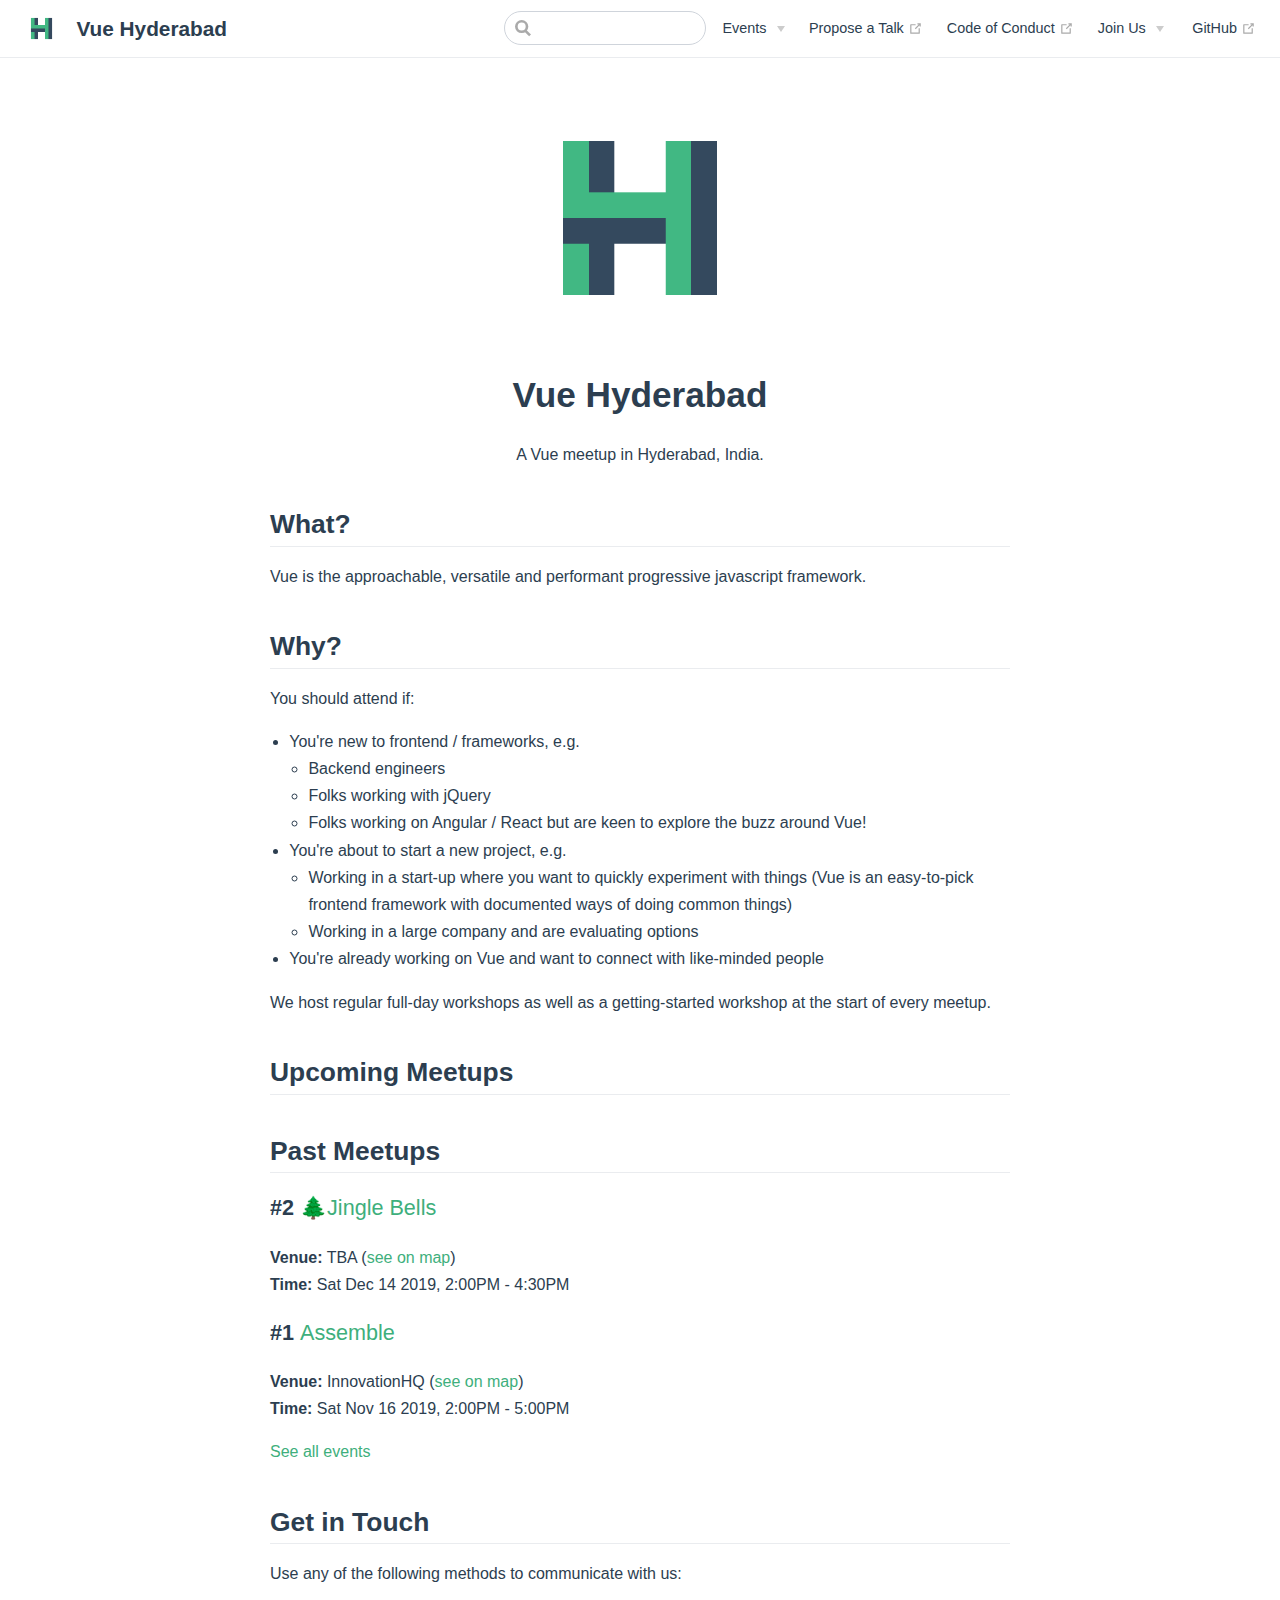
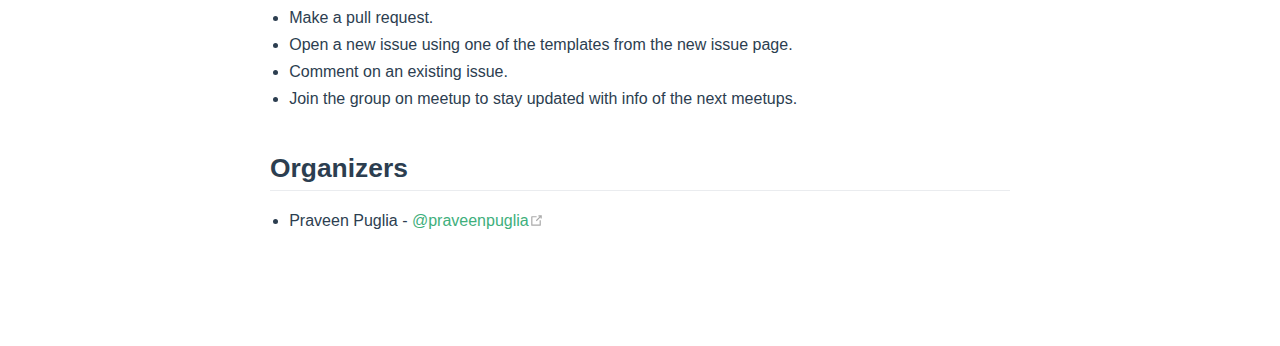
<file: index.html>
<!DOCTYPE html>
<html lang="en-US">
  <head>
    <meta charset="utf-8">
    <meta name="viewport" content="width=device-width,initial-scale=1">
    <title>Vue Hyderabad</title>
    <meta name="description" content="Vue Meetup in Hyderbad, India">
    <link rel="apple-touch-icon" sizes="180x180" href="/assets/favicons/apple-touch-icon.png">
  <link rel="icon" type="image/png" sizes="32x32" href="/assets/favicons/favicon-32x32.png">
  <link rel="icon" type="image/png" sizes="16x16" href="/assets/favicons/favicon-16x16.png">
  <link rel="shortcut icon" href="/assets/favicons/favicon.ico">
  <meta name="theme-color" content="#4FC08D">
  <meta name="apple-mobile-web-app-capable" content="yes">
  <meta name="apple-mobile-web-app-status-bar-style" content="#4FC08D">
  <meta name="msapplication-TileImage" content="/icons/icon-144x144.png">
  <meta name="msapplication-TileColor" content="#4FC08D">
    
    <link rel="preload" href="/assets/css/0.styles.80adfce3.css" as="style"><link rel="preload" href="/assets/js/app.14d31a4d.js" as="script"><link rel="preload" href="/assets/js/2.5b2ef1e4.js" as="script"><link rel="preload" href="/assets/js/8.c3f1c5b6.js" as="script"><link rel="preload" href="/assets/js/4.c7444ccd.js" as="script"><link rel="preload" href="/assets/js/3.64a84dd7.js" as="script"><link rel="prefetch" href="/assets/js/10.9c620175.js"><link rel="prefetch" href="/assets/js/11.bfa4b414.js"><link rel="prefetch" href="/assets/js/12.c5d547b4.js"><link rel="prefetch" href="/assets/js/13.7deeedab.js"><link rel="prefetch" href="/assets/js/14.e6d352b5.js"><link rel="prefetch" href="/assets/js/5.3f7d38e5.js"><link rel="prefetch" href="/assets/js/6.c51e43d5.js"><link rel="prefetch" href="/assets/js/7.bad99082.js"><link rel="prefetch" href="/assets/js/9.05b3762d.js">
    <link rel="stylesheet" href="/assets/css/0.styles.80adfce3.css">
  </head>
  <body>
    <div id="app" data-server-rendered="true"><div class="theme-container no-sidebar"><header class="navbar"><div class="sidebar-button"><svg xmlns="http://www.w3.org/2000/svg" aria-hidden="true" role="img" viewBox="0 0 448 512" class="icon"><path fill="currentColor" d="M436 124H12c-6.627 0-12-5.373-12-12V80c0-6.627 5.373-12 12-12h424c6.627 0 12 5.373 12 12v32c0 6.627-5.373 12-12 12zm0 160H12c-6.627 0-12-5.373-12-12v-32c0-6.627 5.373-12 12-12h424c6.627 0 12 5.373 12 12v32c0 6.627-5.373 12-12 12zm0 160H12c-6.627 0-12-5.373-12-12v-32c0-6.627 5.373-12 12-12h424c6.627 0 12 5.373 12 12v32c0 6.627-5.373 12-12 12z"></path></svg></div> <a href="/" class="home-link router-link-exact-active router-link-active"><img src="/logo.png" alt="Vue Hyderabad" class="logo"> <span class="site-name can-hide">Vue Hyderabad</span></a> <div class="links"><div class="search-box"><input aria-label="Search" autocomplete="off" spellcheck="false" value=""> <!----></div> <nav class="nav-links can-hide"><div class="nav-item"><div class="dropdown-wrapper"><button type="button" aria-label="Events" class="dropdown-title"><span class="title">Events</span> <span class="arrow right"></span></button> <ul class="nav-dropdown" style="display:none;"><li class="dropdown-item"><h4></h4> <ul class="dropdown-subitem-wrapper"><li class="dropdown-subitem"><a href="/02-jingle-bells/" class="nav-link">#2 🌲Jingle Bells</a></li><li class="dropdown-subitem"><a href="/01-assemble/" class="nav-link">#1 Assemble</a></li><li class="dropdown-subitem"><a href="/events.html" class="nav-link">All events</a></li></ul></li></ul></div></div><div class="nav-item"><a href="http://bit.ly/vue-hyd-cfp" target="_blank" rel="noopener noreferrer" class="nav-link external">
  Propose a Talk
  <svg xmlns="http://www.w3.org/2000/svg" aria-hidden="true" x="0px" y="0px" viewBox="0 0 100 100" width="15" height="15" class="icon outbound"><path fill="currentColor" d="M18.8,85.1h56l0,0c2.2,0,4-1.8,4-4v-32h-8v28h-48v-48h28v-8h-32l0,0c-2.2,0-4,1.8-4,4v56C14.8,83.3,16.6,85.1,18.8,85.1z"></path> <polygon fill="currentColor" points="45.7,48.7 51.3,54.3 77.2,28.5 77.2,37.2 85.2,37.2 85.2,14.9 62.8,14.9 62.8,22.9 71.5,22.9"></polygon></svg></a></div><div class="nav-item"><a href="https://github.com/vuehyd/hub/blob/master/CODE_OF_CONDUCT.md" target="_blank" rel="noopener noreferrer" class="nav-link external">
  Code of Conduct
  <svg xmlns="http://www.w3.org/2000/svg" aria-hidden="true" x="0px" y="0px" viewBox="0 0 100 100" width="15" height="15" class="icon outbound"><path fill="currentColor" d="M18.8,85.1h56l0,0c2.2,0,4-1.8,4-4v-32h-8v28h-48v-48h28v-8h-32l0,0c-2.2,0-4,1.8-4,4v56C14.8,83.3,16.6,85.1,18.8,85.1z"></path> <polygon fill="currentColor" points="45.7,48.7 51.3,54.3 77.2,28.5 77.2,37.2 85.2,37.2 85.2,14.9 62.8,14.9 62.8,22.9 71.5,22.9"></polygon></svg></a></div><div class="nav-item"><div class="dropdown-wrapper"><button type="button" aria-label="Join Us" class="dropdown-title"><span class="title">Join Us</span> <span class="arrow right"></span></button> <ul class="nav-dropdown" style="display:none;"><li class="dropdown-item"><!----> <a href="https://twitter.com/vuehyd" target="_blank" rel="noopener noreferrer" class="nav-link external">
  Twitter
  <svg xmlns="http://www.w3.org/2000/svg" aria-hidden="true" x="0px" y="0px" viewBox="0 0 100 100" width="15" height="15" class="icon outbound"><path fill="currentColor" d="M18.8,85.1h56l0,0c2.2,0,4-1.8,4-4v-32h-8v28h-48v-48h28v-8h-32l0,0c-2.2,0-4,1.8-4,4v56C14.8,83.3,16.6,85.1,18.8,85.1z"></path> <polygon fill="currentColor" points="45.7,48.7 51.3,54.3 77.2,28.5 77.2,37.2 85.2,37.2 85.2,14.9 62.8,14.9 62.8,22.9 71.5,22.9"></polygon></svg></a></li><li class="dropdown-item"><!----> <a href="https://www.meetup.com/vue-hyderabad/" target="_blank" rel="noopener noreferrer" class="nav-link external">
  Meetup
  <svg xmlns="http://www.w3.org/2000/svg" aria-hidden="true" x="0px" y="0px" viewBox="0 0 100 100" width="15" height="15" class="icon outbound"><path fill="currentColor" d="M18.8,85.1h56l0,0c2.2,0,4-1.8,4-4v-32h-8v28h-48v-48h28v-8h-32l0,0c-2.2,0-4,1.8-4,4v56C14.8,83.3,16.6,85.1,18.8,85.1z"></path> <polygon fill="currentColor" points="45.7,48.7 51.3,54.3 77.2,28.5 77.2,37.2 85.2,37.2 85.2,14.9 62.8,14.9 62.8,22.9 71.5,22.9"></polygon></svg></a></li><li class="dropdown-item"><!----> <a href="https://www.facebook.com/vuehyd" target="_blank" rel="noopener noreferrer" class="nav-link external">
  Facebook Page
  <svg xmlns="http://www.w3.org/2000/svg" aria-hidden="true" x="0px" y="0px" viewBox="0 0 100 100" width="15" height="15" class="icon outbound"><path fill="currentColor" d="M18.8,85.1h56l0,0c2.2,0,4-1.8,4-4v-32h-8v28h-48v-48h28v-8h-32l0,0c-2.2,0-4,1.8-4,4v56C14.8,83.3,16.6,85.1,18.8,85.1z"></path> <polygon fill="currentColor" points="45.7,48.7 51.3,54.3 77.2,28.5 77.2,37.2 85.2,37.2 85.2,14.9 62.8,14.9 62.8,22.9 71.5,22.9"></polygon></svg></a></li><li class="dropdown-item"><!----> <a href="https://www.facebook.com/groups/vuehyd" target="_blank" rel="noopener noreferrer" class="nav-link external">
  Facebook Group
  <svg xmlns="http://www.w3.org/2000/svg" aria-hidden="true" x="0px" y="0px" viewBox="0 0 100 100" width="15" height="15" class="icon outbound"><path fill="currentColor" d="M18.8,85.1h56l0,0c2.2,0,4-1.8,4-4v-32h-8v28h-48v-48h28v-8h-32l0,0c-2.2,0-4,1.8-4,4v56C14.8,83.3,16.6,85.1,18.8,85.1z"></path> <polygon fill="currentColor" points="45.7,48.7 51.3,54.3 77.2,28.5 77.2,37.2 85.2,37.2 85.2,14.9 62.8,14.9 62.8,22.9 71.5,22.9"></polygon></svg></a></li></ul></div></div> <a href="https://github.com/vuehyd/hub" target="_blank" rel="noopener noreferrer" class="repo-link">
    GitHub
    <svg xmlns="http://www.w3.org/2000/svg" aria-hidden="true" x="0px" y="0px" viewBox="0 0 100 100" width="15" height="15" class="icon outbound"><path fill="currentColor" d="M18.8,85.1h56l0,0c2.2,0,4-1.8,4-4v-32h-8v28h-48v-48h28v-8h-32l0,0c-2.2,0-4,1.8-4,4v56C14.8,83.3,16.6,85.1,18.8,85.1z"></path> <polygon fill="currentColor" points="45.7,48.7 51.3,54.3 77.2,28.5 77.2,37.2 85.2,37.2 85.2,14.9 62.8,14.9 62.8,22.9 71.5,22.9"></polygon></svg></a></nav></div></header> <div class="sidebar-mask"></div> <aside class="sidebar"><nav class="nav-links"><div class="nav-item"><div class="dropdown-wrapper"><button type="button" aria-label="Events" class="dropdown-title"><span class="title">Events</span> <span class="arrow right"></span></button> <ul class="nav-dropdown" style="display:none;"><li class="dropdown-item"><h4></h4> <ul class="dropdown-subitem-wrapper"><li class="dropdown-subitem"><a href="/02-jingle-bells/" class="nav-link">#2 🌲Jingle Bells</a></li><li class="dropdown-subitem"><a href="/01-assemble/" class="nav-link">#1 Assemble</a></li><li class="dropdown-subitem"><a href="/events.html" class="nav-link">All events</a></li></ul></li></ul></div></div><div class="nav-item"><a href="http://bit.ly/vue-hyd-cfp" target="_blank" rel="noopener noreferrer" class="nav-link external">
  Propose a Talk
  <svg xmlns="http://www.w3.org/2000/svg" aria-hidden="true" x="0px" y="0px" viewBox="0 0 100 100" width="15" height="15" class="icon outbound"><path fill="currentColor" d="M18.8,85.1h56l0,0c2.2,0,4-1.8,4-4v-32h-8v28h-48v-48h28v-8h-32l0,0c-2.2,0-4,1.8-4,4v56C14.8,83.3,16.6,85.1,18.8,85.1z"></path> <polygon fill="currentColor" points="45.7,48.7 51.3,54.3 77.2,28.5 77.2,37.2 85.2,37.2 85.2,14.9 62.8,14.9 62.8,22.9 71.5,22.9"></polygon></svg></a></div><div class="nav-item"><a href="https://github.com/vuehyd/hub/blob/master/CODE_OF_CONDUCT.md" target="_blank" rel="noopener noreferrer" class="nav-link external">
  Code of Conduct
  <svg xmlns="http://www.w3.org/2000/svg" aria-hidden="true" x="0px" y="0px" viewBox="0 0 100 100" width="15" height="15" class="icon outbound"><path fill="currentColor" d="M18.8,85.1h56l0,0c2.2,0,4-1.8,4-4v-32h-8v28h-48v-48h28v-8h-32l0,0c-2.2,0-4,1.8-4,4v56C14.8,83.3,16.6,85.1,18.8,85.1z"></path> <polygon fill="currentColor" points="45.7,48.7 51.3,54.3 77.2,28.5 77.2,37.2 85.2,37.2 85.2,14.9 62.8,14.9 62.8,22.9 71.5,22.9"></polygon></svg></a></div><div class="nav-item"><div class="dropdown-wrapper"><button type="button" aria-label="Join Us" class="dropdown-title"><span class="title">Join Us</span> <span class="arrow right"></span></button> <ul class="nav-dropdown" style="display:none;"><li class="dropdown-item"><!----> <a href="https://twitter.com/vuehyd" target="_blank" rel="noopener noreferrer" class="nav-link external">
  Twitter
  <svg xmlns="http://www.w3.org/2000/svg" aria-hidden="true" x="0px" y="0px" viewBox="0 0 100 100" width="15" height="15" class="icon outbound"><path fill="currentColor" d="M18.8,85.1h56l0,0c2.2,0,4-1.8,4-4v-32h-8v28h-48v-48h28v-8h-32l0,0c-2.2,0-4,1.8-4,4v56C14.8,83.3,16.6,85.1,18.8,85.1z"></path> <polygon fill="currentColor" points="45.7,48.7 51.3,54.3 77.2,28.5 77.2,37.2 85.2,37.2 85.2,14.9 62.8,14.9 62.8,22.9 71.5,22.9"></polygon></svg></a></li><li class="dropdown-item"><!----> <a href="https://www.meetup.com/vue-hyderabad/" target="_blank" rel="noopener noreferrer" class="nav-link external">
  Meetup
  <svg xmlns="http://www.w3.org/2000/svg" aria-hidden="true" x="0px" y="0px" viewBox="0 0 100 100" width="15" height="15" class="icon outbound"><path fill="currentColor" d="M18.8,85.1h56l0,0c2.2,0,4-1.8,4-4v-32h-8v28h-48v-48h28v-8h-32l0,0c-2.2,0-4,1.8-4,4v56C14.8,83.3,16.6,85.1,18.8,85.1z"></path> <polygon fill="currentColor" points="45.7,48.7 51.3,54.3 77.2,28.5 77.2,37.2 85.2,37.2 85.2,14.9 62.8,14.9 62.8,22.9 71.5,22.9"></polygon></svg></a></li><li class="dropdown-item"><!----> <a href="https://www.facebook.com/vuehyd" target="_blank" rel="noopener noreferrer" class="nav-link external">
  Facebook Page
  <svg xmlns="http://www.w3.org/2000/svg" aria-hidden="true" x="0px" y="0px" viewBox="0 0 100 100" width="15" height="15" class="icon outbound"><path fill="currentColor" d="M18.8,85.1h56l0,0c2.2,0,4-1.8,4-4v-32h-8v28h-48v-48h28v-8h-32l0,0c-2.2,0-4,1.8-4,4v56C14.8,83.3,16.6,85.1,18.8,85.1z"></path> <polygon fill="currentColor" points="45.7,48.7 51.3,54.3 77.2,28.5 77.2,37.2 85.2,37.2 85.2,14.9 62.8,14.9 62.8,22.9 71.5,22.9"></polygon></svg></a></li><li class="dropdown-item"><!----> <a href="https://www.facebook.com/groups/vuehyd" target="_blank" rel="noopener noreferrer" class="nav-link external">
  Facebook Group
  <svg xmlns="http://www.w3.org/2000/svg" aria-hidden="true" x="0px" y="0px" viewBox="0 0 100 100" width="15" height="15" class="icon outbound"><path fill="currentColor" d="M18.8,85.1h56l0,0c2.2,0,4-1.8,4-4v-32h-8v28h-48v-48h28v-8h-32l0,0c-2.2,0-4,1.8-4,4v56C14.8,83.3,16.6,85.1,18.8,85.1z"></path> <polygon fill="currentColor" points="45.7,48.7 51.3,54.3 77.2,28.5 77.2,37.2 85.2,37.2 85.2,14.9 62.8,14.9 62.8,22.9 71.5,22.9"></polygon></svg></a></li></ul></div></div> <a href="https://github.com/vuehyd/hub" target="_blank" rel="noopener noreferrer" class="repo-link">
    GitHub
    <svg xmlns="http://www.w3.org/2000/svg" aria-hidden="true" x="0px" y="0px" viewBox="0 0 100 100" width="15" height="15" class="icon outbound"><path fill="currentColor" d="M18.8,85.1h56l0,0c2.2,0,4-1.8,4-4v-32h-8v28h-48v-48h28v-8h-32l0,0c-2.2,0-4,1.8-4,4v56C14.8,83.3,16.6,85.1,18.8,85.1z"></path> <polygon fill="currentColor" points="45.7,48.7 51.3,54.3 77.2,28.5 77.2,37.2 85.2,37.2 85.2,14.9 62.8,14.9 62.8,22.9 71.5,22.9"></polygon></svg></a></nav>  <!----> </aside> <main class="page"> <div class="theme-default-content content__default"><div align="center" style="text-align:center;"><img src="/assets/img/logo.b4c12116.png" width="256"> <h1>Vue Hyderabad</h1> <p>A Vue meetup in Hyderabad, India.</p></div> <h2 id="what"><a href="#what" aria-hidden="true" class="header-anchor">#</a> What?</h2> <p>Vue is the approachable, versatile and performant progressive javascript framework.</p> <h2 id="why"><a href="#why" aria-hidden="true" class="header-anchor">#</a> Why?</h2> <p>You should attend if:</p> <ul><li>You're new to frontend / frameworks, e.g.
<ul><li>Backend engineers</li> <li>Folks working with jQuery</li> <li>Folks working on Angular / React but are keen to explore the buzz around Vue!</li></ul></li> <li>You're about to start a new project, e.g.
<ul><li>Working in a start-up where you want to quickly experiment with things (Vue is an easy-to-pick frontend framework with documented ways of doing common things)</li> <li>Working in a large company and are evaluating options</li></ul></li> <li>You're already working on Vue and want to connect with like-minded people</li></ul> <p>We host regular full-day workshops as well as a getting-started workshop at the start of every meetup.</p> <h2 id="upcoming-meetups"><a href="#upcoming-meetups" aria-hidden="true" class="header-anchor">#</a> Upcoming Meetups</h2> <div class="events" data-v-453579da><section meetup="266340374" agenda="[object Object],[object Object],[object Object]" organizers="Praveen Puglia &lt;@praveenpuglia&gt;" class="event" data-v-453579da><h3>
    #2 <a href="/02-jingle-bells/">🌲Jingle Bells</a></h3> <div><p><strong>Venue:</strong> TBA (<a target="_blank" rel="noopener noreferrer">see on map</a>) <br> <strong>Time:</strong> Sat Dec 14 2019, 2:00PM - 4:30PM
    </p> <!----></div></section></div> <h2 id="past-meetups"><a href="#past-meetups" aria-hidden="true" class="header-anchor">#</a> Past Meetups</h2> <div class="events" data-v-78672b56><section meetup="265812284" agenda="[object Object],[object Object]" sponsors="[object Object],[object Object]" organizers="Praveen Puglia &lt;@praveenpuglia&gt;" class="event" data-v-78672b56><h3>
    #1 <a href="/01-assemble/">Assemble</a></h3> <div><p><strong>Venue:</strong> InnovationHQ (<a href="https://goo.gl/maps/5rWU4k78htrFPSdA9" target="_blank" rel="noopener noreferrer">see on map</a>) <br> <strong>Time:</strong> Sat Nov 16 2019, 2:00PM - 5:00PM
    </p> <!----></div></section></div> <p><a href="/events">See all events</a></p> <h2 id="get-in-touch"><a href="#get-in-touch" aria-hidden="true" class="header-anchor">#</a> Get in Touch</h2> <p>Use any of the following methods to communicate with us:</p> <ul><li>Make a pull request.</li> <li>Open a new issue using one of the templates from the new issue page.</li> <li>Comment on an existing issue.</li> <li>Join the group on meetup to stay updated with info of the next meetups.</li></ul> <h2 id="organizers"><a href="#organizers" aria-hidden="true" class="header-anchor">#</a> Organizers</h2> <ul><li>Praveen Puglia - <a href="https://github.com/praveenpuglia" target="_blank" rel="noopener noreferrer">@praveenpuglia<svg xmlns="http://www.w3.org/2000/svg" aria-hidden="true" x="0px" y="0px" viewBox="0 0 100 100" width="15" height="15" class="icon outbound"><path fill="currentColor" d="M18.8,85.1h56l0,0c2.2,0,4-1.8,4-4v-32h-8v28h-48v-48h28v-8h-32l0,0c-2.2,0-4,1.8-4,4v56C14.8,83.3,16.6,85.1,18.8,85.1z"></path> <polygon fill="currentColor" points="45.7,48.7 51.3,54.3 77.2,28.5 77.2,37.2 85.2,37.2 85.2,14.9 62.8,14.9 62.8,22.9 71.5,22.9"></polygon></svg></a></li></ul></div> <footer class="page-edit"><!----> <!----></footer> <!----> </main></div><div class="global-ui"></div></div>
    <script src="/assets/js/app.14d31a4d.js" defer></script><script src="/assets/js/2.5b2ef1e4.js" defer></script><script src="/assets/js/8.c3f1c5b6.js" defer></script><script src="/assets/js/4.c7444ccd.js" defer></script><script src="/assets/js/3.64a84dd7.js" defer></script>
  </body>
</html>
</file>
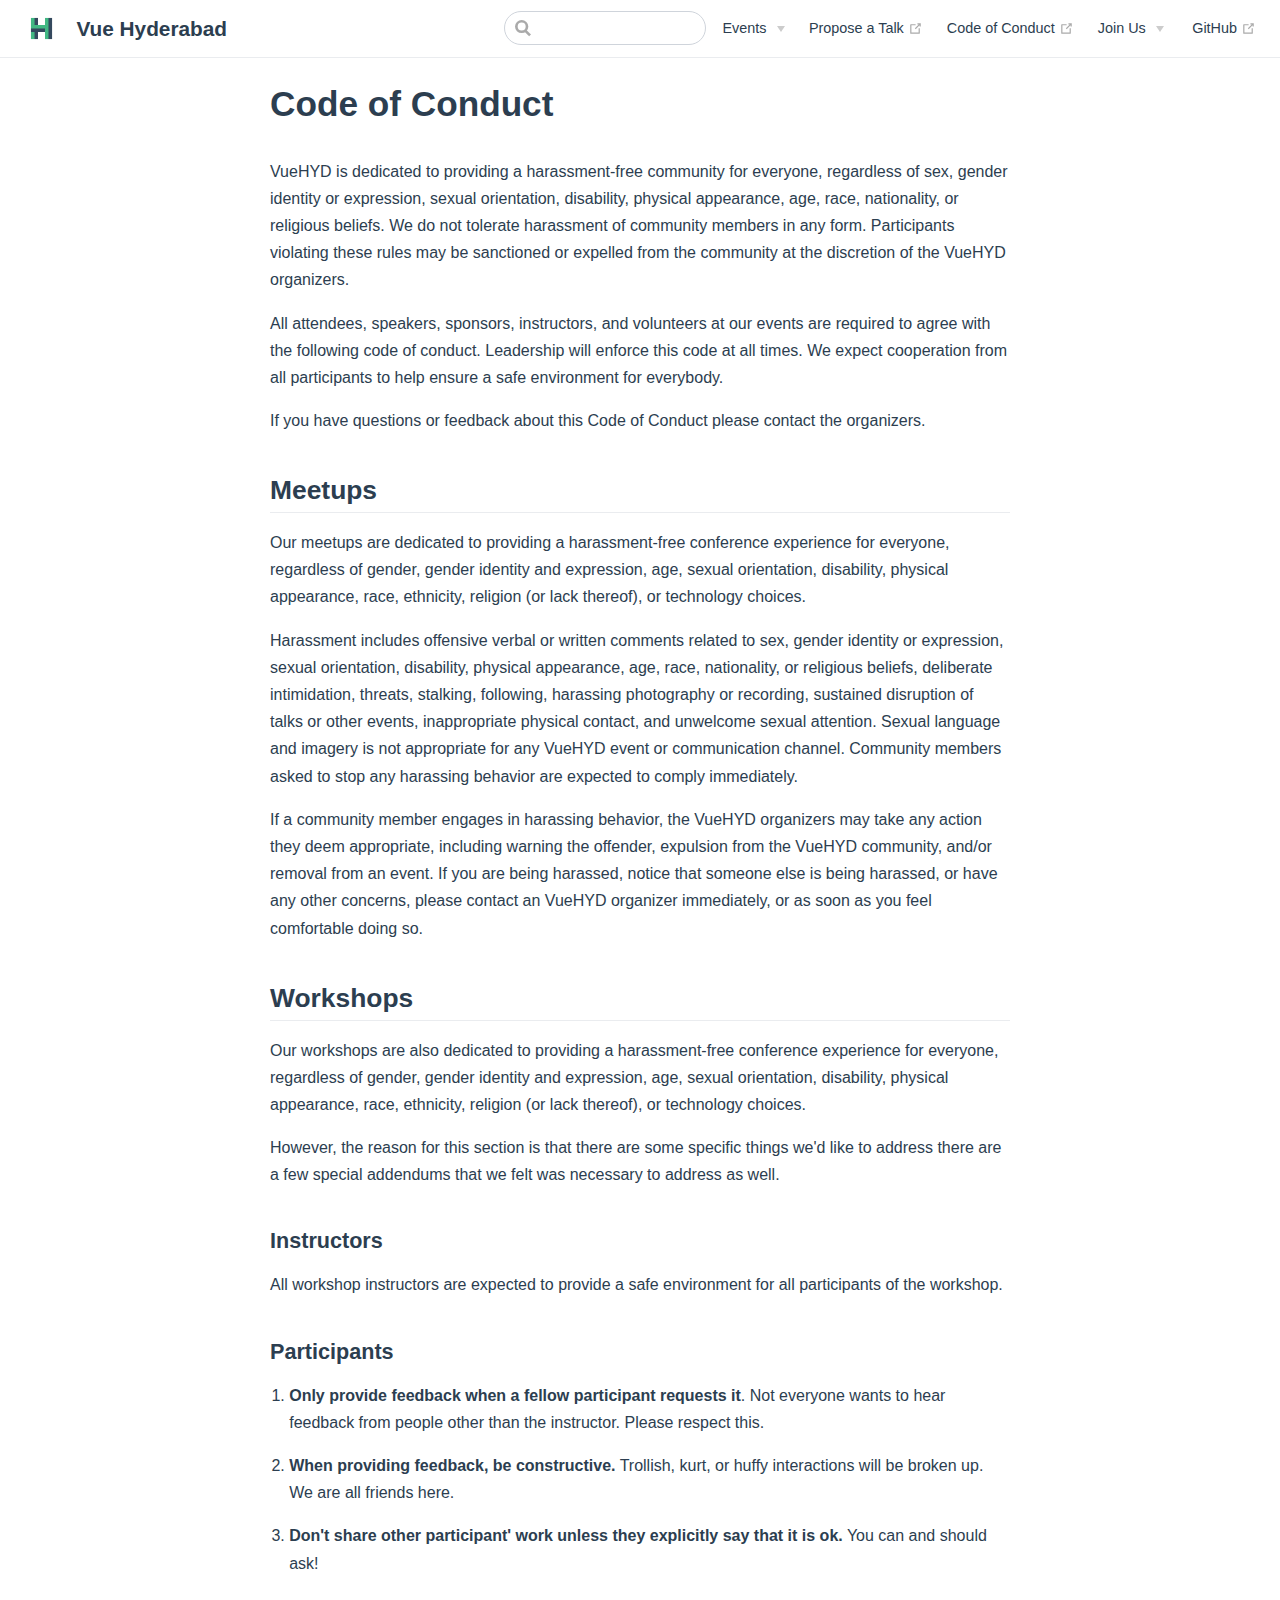
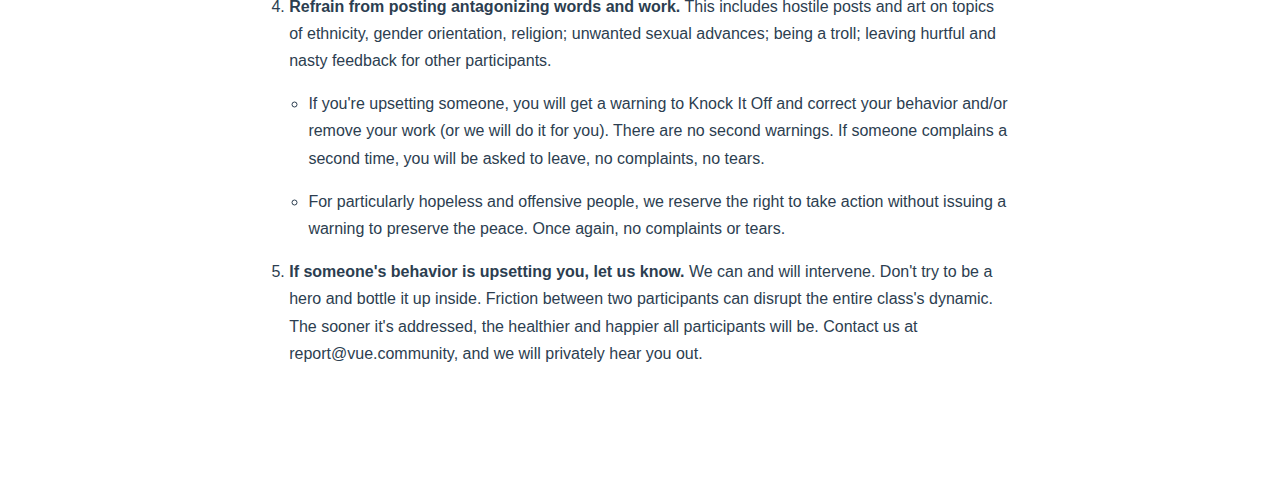
<file: CODE_OF_CONDUCT.html>
<!DOCTYPE html>
<html lang="en-US">
  <head>
    <meta charset="utf-8">
    <meta name="viewport" content="width=device-width,initial-scale=1">
    <title>Code of Conduct | Vue Hyderabad</title>
    <meta name="description" content="Vue Meetup in Hyderbad, India">
    <link rel="apple-touch-icon" sizes="180x180" href="/assets/favicons/apple-touch-icon.png">
  <link rel="icon" type="image/png" sizes="32x32" href="/assets/favicons/favicon-32x32.png">
  <link rel="icon" type="image/png" sizes="16x16" href="/assets/favicons/favicon-16x16.png">
  <link rel="shortcut icon" href="/assets/favicons/favicon.ico">
  <meta name="theme-color" content="#4FC08D">
  <meta name="apple-mobile-web-app-capable" content="yes">
  <meta name="apple-mobile-web-app-status-bar-style" content="#4FC08D">
  <meta name="msapplication-TileImage" content="/icons/icon-144x144.png">
  <meta name="msapplication-TileColor" content="#4FC08D">
    
    <link rel="preload" href="/assets/css/0.styles.80adfce3.css" as="style"><link rel="preload" href="/assets/js/app.14d31a4d.js" as="script"><link rel="preload" href="/assets/js/2.5b2ef1e4.js" as="script"><link rel="preload" href="/assets/js/12.c5d547b4.js" as="script"><link rel="prefetch" href="/assets/js/10.9c620175.js"><link rel="prefetch" href="/assets/js/11.bfa4b414.js"><link rel="prefetch" href="/assets/js/13.7deeedab.js"><link rel="prefetch" href="/assets/js/14.e6d352b5.js"><link rel="prefetch" href="/assets/js/3.64a84dd7.js"><link rel="prefetch" href="/assets/js/4.c7444ccd.js"><link rel="prefetch" href="/assets/js/5.3f7d38e5.js"><link rel="prefetch" href="/assets/js/6.c51e43d5.js"><link rel="prefetch" href="/assets/js/7.bad99082.js"><link rel="prefetch" href="/assets/js/8.c3f1c5b6.js"><link rel="prefetch" href="/assets/js/9.05b3762d.js">
    <link rel="stylesheet" href="/assets/css/0.styles.80adfce3.css">
  </head>
  <body>
    <div id="app" data-server-rendered="true"><div class="theme-container no-sidebar"><header class="navbar"><div class="sidebar-button"><svg xmlns="http://www.w3.org/2000/svg" aria-hidden="true" role="img" viewBox="0 0 448 512" class="icon"><path fill="currentColor" d="M436 124H12c-6.627 0-12-5.373-12-12V80c0-6.627 5.373-12 12-12h424c6.627 0 12 5.373 12 12v32c0 6.627-5.373 12-12 12zm0 160H12c-6.627 0-12-5.373-12-12v-32c0-6.627 5.373-12 12-12h424c6.627 0 12 5.373 12 12v32c0 6.627-5.373 12-12 12zm0 160H12c-6.627 0-12-5.373-12-12v-32c0-6.627 5.373-12 12-12h424c6.627 0 12 5.373 12 12v32c0 6.627-5.373 12-12 12z"></path></svg></div> <a href="/" class="home-link router-link-active"><img src="/logo.png" alt="Vue Hyderabad" class="logo"> <span class="site-name can-hide">Vue Hyderabad</span></a> <div class="links"><div class="search-box"><input aria-label="Search" autocomplete="off" spellcheck="false" value=""> <!----></div> <nav class="nav-links can-hide"><div class="nav-item"><div class="dropdown-wrapper"><button type="button" aria-label="Events" class="dropdown-title"><span class="title">Events</span> <span class="arrow right"></span></button> <ul class="nav-dropdown" style="display:none;"><li class="dropdown-item"><h4></h4> <ul class="dropdown-subitem-wrapper"><li class="dropdown-subitem"><a href="/02-jingle-bells/" class="nav-link">#2 🌲Jingle Bells</a></li><li class="dropdown-subitem"><a href="/01-assemble/" class="nav-link">#1 Assemble</a></li><li class="dropdown-subitem"><a href="/events.html" class="nav-link">All events</a></li></ul></li></ul></div></div><div class="nav-item"><a href="http://bit.ly/vue-hyd-cfp" target="_blank" rel="noopener noreferrer" class="nav-link external">
  Propose a Talk
  <svg xmlns="http://www.w3.org/2000/svg" aria-hidden="true" x="0px" y="0px" viewBox="0 0 100 100" width="15" height="15" class="icon outbound"><path fill="currentColor" d="M18.8,85.1h56l0,0c2.2,0,4-1.8,4-4v-32h-8v28h-48v-48h28v-8h-32l0,0c-2.2,0-4,1.8-4,4v56C14.8,83.3,16.6,85.1,18.8,85.1z"></path> <polygon fill="currentColor" points="45.7,48.7 51.3,54.3 77.2,28.5 77.2,37.2 85.2,37.2 85.2,14.9 62.8,14.9 62.8,22.9 71.5,22.9"></polygon></svg></a></div><div class="nav-item"><a href="https://github.com/vuehyd/hub/blob/master/CODE_OF_CONDUCT.md" target="_blank" rel="noopener noreferrer" class="nav-link external">
  Code of Conduct
  <svg xmlns="http://www.w3.org/2000/svg" aria-hidden="true" x="0px" y="0px" viewBox="0 0 100 100" width="15" height="15" class="icon outbound"><path fill="currentColor" d="M18.8,85.1h56l0,0c2.2,0,4-1.8,4-4v-32h-8v28h-48v-48h28v-8h-32l0,0c-2.2,0-4,1.8-4,4v56C14.8,83.3,16.6,85.1,18.8,85.1z"></path> <polygon fill="currentColor" points="45.7,48.7 51.3,54.3 77.2,28.5 77.2,37.2 85.2,37.2 85.2,14.9 62.8,14.9 62.8,22.9 71.5,22.9"></polygon></svg></a></div><div class="nav-item"><div class="dropdown-wrapper"><button type="button" aria-label="Join Us" class="dropdown-title"><span class="title">Join Us</span> <span class="arrow right"></span></button> <ul class="nav-dropdown" style="display:none;"><li class="dropdown-item"><!----> <a href="https://twitter.com/vuehyd" target="_blank" rel="noopener noreferrer" class="nav-link external">
  Twitter
  <svg xmlns="http://www.w3.org/2000/svg" aria-hidden="true" x="0px" y="0px" viewBox="0 0 100 100" width="15" height="15" class="icon outbound"><path fill="currentColor" d="M18.8,85.1h56l0,0c2.2,0,4-1.8,4-4v-32h-8v28h-48v-48h28v-8h-32l0,0c-2.2,0-4,1.8-4,4v56C14.8,83.3,16.6,85.1,18.8,85.1z"></path> <polygon fill="currentColor" points="45.7,48.7 51.3,54.3 77.2,28.5 77.2,37.2 85.2,37.2 85.2,14.9 62.8,14.9 62.8,22.9 71.5,22.9"></polygon></svg></a></li><li class="dropdown-item"><!----> <a href="https://www.meetup.com/vue-hyderabad/" target="_blank" rel="noopener noreferrer" class="nav-link external">
  Meetup
  <svg xmlns="http://www.w3.org/2000/svg" aria-hidden="true" x="0px" y="0px" viewBox="0 0 100 100" width="15" height="15" class="icon outbound"><path fill="currentColor" d="M18.8,85.1h56l0,0c2.2,0,4-1.8,4-4v-32h-8v28h-48v-48h28v-8h-32l0,0c-2.2,0-4,1.8-4,4v56C14.8,83.3,16.6,85.1,18.8,85.1z"></path> <polygon fill="currentColor" points="45.7,48.7 51.3,54.3 77.2,28.5 77.2,37.2 85.2,37.2 85.2,14.9 62.8,14.9 62.8,22.9 71.5,22.9"></polygon></svg></a></li><li class="dropdown-item"><!----> <a href="https://www.facebook.com/vuehyd" target="_blank" rel="noopener noreferrer" class="nav-link external">
  Facebook Page
  <svg xmlns="http://www.w3.org/2000/svg" aria-hidden="true" x="0px" y="0px" viewBox="0 0 100 100" width="15" height="15" class="icon outbound"><path fill="currentColor" d="M18.8,85.1h56l0,0c2.2,0,4-1.8,4-4v-32h-8v28h-48v-48h28v-8h-32l0,0c-2.2,0-4,1.8-4,4v56C14.8,83.3,16.6,85.1,18.8,85.1z"></path> <polygon fill="currentColor" points="45.7,48.7 51.3,54.3 77.2,28.5 77.2,37.2 85.2,37.2 85.2,14.9 62.8,14.9 62.8,22.9 71.5,22.9"></polygon></svg></a></li><li class="dropdown-item"><!----> <a href="https://www.facebook.com/groups/vuehyd" target="_blank" rel="noopener noreferrer" class="nav-link external">
  Facebook Group
  <svg xmlns="http://www.w3.org/2000/svg" aria-hidden="true" x="0px" y="0px" viewBox="0 0 100 100" width="15" height="15" class="icon outbound"><path fill="currentColor" d="M18.8,85.1h56l0,0c2.2,0,4-1.8,4-4v-32h-8v28h-48v-48h28v-8h-32l0,0c-2.2,0-4,1.8-4,4v56C14.8,83.3,16.6,85.1,18.8,85.1z"></path> <polygon fill="currentColor" points="45.7,48.7 51.3,54.3 77.2,28.5 77.2,37.2 85.2,37.2 85.2,14.9 62.8,14.9 62.8,22.9 71.5,22.9"></polygon></svg></a></li></ul></div></div> <a href="https://github.com/vuehyd/hub" target="_blank" rel="noopener noreferrer" class="repo-link">
    GitHub
    <svg xmlns="http://www.w3.org/2000/svg" aria-hidden="true" x="0px" y="0px" viewBox="0 0 100 100" width="15" height="15" class="icon outbound"><path fill="currentColor" d="M18.8,85.1h56l0,0c2.2,0,4-1.8,4-4v-32h-8v28h-48v-48h28v-8h-32l0,0c-2.2,0-4,1.8-4,4v56C14.8,83.3,16.6,85.1,18.8,85.1z"></path> <polygon fill="currentColor" points="45.7,48.7 51.3,54.3 77.2,28.5 77.2,37.2 85.2,37.2 85.2,14.9 62.8,14.9 62.8,22.9 71.5,22.9"></polygon></svg></a></nav></div></header> <div class="sidebar-mask"></div> <aside class="sidebar"><nav class="nav-links"><div class="nav-item"><div class="dropdown-wrapper"><button type="button" aria-label="Events" class="dropdown-title"><span class="title">Events</span> <span class="arrow right"></span></button> <ul class="nav-dropdown" style="display:none;"><li class="dropdown-item"><h4></h4> <ul class="dropdown-subitem-wrapper"><li class="dropdown-subitem"><a href="/02-jingle-bells/" class="nav-link">#2 🌲Jingle Bells</a></li><li class="dropdown-subitem"><a href="/01-assemble/" class="nav-link">#1 Assemble</a></li><li class="dropdown-subitem"><a href="/events.html" class="nav-link">All events</a></li></ul></li></ul></div></div><div class="nav-item"><a href="http://bit.ly/vue-hyd-cfp" target="_blank" rel="noopener noreferrer" class="nav-link external">
  Propose a Talk
  <svg xmlns="http://www.w3.org/2000/svg" aria-hidden="true" x="0px" y="0px" viewBox="0 0 100 100" width="15" height="15" class="icon outbound"><path fill="currentColor" d="M18.8,85.1h56l0,0c2.2,0,4-1.8,4-4v-32h-8v28h-48v-48h28v-8h-32l0,0c-2.2,0-4,1.8-4,4v56C14.8,83.3,16.6,85.1,18.8,85.1z"></path> <polygon fill="currentColor" points="45.7,48.7 51.3,54.3 77.2,28.5 77.2,37.2 85.2,37.2 85.2,14.9 62.8,14.9 62.8,22.9 71.5,22.9"></polygon></svg></a></div><div class="nav-item"><a href="https://github.com/vuehyd/hub/blob/master/CODE_OF_CONDUCT.md" target="_blank" rel="noopener noreferrer" class="nav-link external">
  Code of Conduct
  <svg xmlns="http://www.w3.org/2000/svg" aria-hidden="true" x="0px" y="0px" viewBox="0 0 100 100" width="15" height="15" class="icon outbound"><path fill="currentColor" d="M18.8,85.1h56l0,0c2.2,0,4-1.8,4-4v-32h-8v28h-48v-48h28v-8h-32l0,0c-2.2,0-4,1.8-4,4v56C14.8,83.3,16.6,85.1,18.8,85.1z"></path> <polygon fill="currentColor" points="45.7,48.7 51.3,54.3 77.2,28.5 77.2,37.2 85.2,37.2 85.2,14.9 62.8,14.9 62.8,22.9 71.5,22.9"></polygon></svg></a></div><div class="nav-item"><div class="dropdown-wrapper"><button type="button" aria-label="Join Us" class="dropdown-title"><span class="title">Join Us</span> <span class="arrow right"></span></button> <ul class="nav-dropdown" style="display:none;"><li class="dropdown-item"><!----> <a href="https://twitter.com/vuehyd" target="_blank" rel="noopener noreferrer" class="nav-link external">
  Twitter
  <svg xmlns="http://www.w3.org/2000/svg" aria-hidden="true" x="0px" y="0px" viewBox="0 0 100 100" width="15" height="15" class="icon outbound"><path fill="currentColor" d="M18.8,85.1h56l0,0c2.2,0,4-1.8,4-4v-32h-8v28h-48v-48h28v-8h-32l0,0c-2.2,0-4,1.8-4,4v56C14.8,83.3,16.6,85.1,18.8,85.1z"></path> <polygon fill="currentColor" points="45.7,48.7 51.3,54.3 77.2,28.5 77.2,37.2 85.2,37.2 85.2,14.9 62.8,14.9 62.8,22.9 71.5,22.9"></polygon></svg></a></li><li class="dropdown-item"><!----> <a href="https://www.meetup.com/vue-hyderabad/" target="_blank" rel="noopener noreferrer" class="nav-link external">
  Meetup
  <svg xmlns="http://www.w3.org/2000/svg" aria-hidden="true" x="0px" y="0px" viewBox="0 0 100 100" width="15" height="15" class="icon outbound"><path fill="currentColor" d="M18.8,85.1h56l0,0c2.2,0,4-1.8,4-4v-32h-8v28h-48v-48h28v-8h-32l0,0c-2.2,0-4,1.8-4,4v56C14.8,83.3,16.6,85.1,18.8,85.1z"></path> <polygon fill="currentColor" points="45.7,48.7 51.3,54.3 77.2,28.5 77.2,37.2 85.2,37.2 85.2,14.9 62.8,14.9 62.8,22.9 71.5,22.9"></polygon></svg></a></li><li class="dropdown-item"><!----> <a href="https://www.facebook.com/vuehyd" target="_blank" rel="noopener noreferrer" class="nav-link external">
  Facebook Page
  <svg xmlns="http://www.w3.org/2000/svg" aria-hidden="true" x="0px" y="0px" viewBox="0 0 100 100" width="15" height="15" class="icon outbound"><path fill="currentColor" d="M18.8,85.1h56l0,0c2.2,0,4-1.8,4-4v-32h-8v28h-48v-48h28v-8h-32l0,0c-2.2,0-4,1.8-4,4v56C14.8,83.3,16.6,85.1,18.8,85.1z"></path> <polygon fill="currentColor" points="45.7,48.7 51.3,54.3 77.2,28.5 77.2,37.2 85.2,37.2 85.2,14.9 62.8,14.9 62.8,22.9 71.5,22.9"></polygon></svg></a></li><li class="dropdown-item"><!----> <a href="https://www.facebook.com/groups/vuehyd" target="_blank" rel="noopener noreferrer" class="nav-link external">
  Facebook Group
  <svg xmlns="http://www.w3.org/2000/svg" aria-hidden="true" x="0px" y="0px" viewBox="0 0 100 100" width="15" height="15" class="icon outbound"><path fill="currentColor" d="M18.8,85.1h56l0,0c2.2,0,4-1.8,4-4v-32h-8v28h-48v-48h28v-8h-32l0,0c-2.2,0-4,1.8-4,4v56C14.8,83.3,16.6,85.1,18.8,85.1z"></path> <polygon fill="currentColor" points="45.7,48.7 51.3,54.3 77.2,28.5 77.2,37.2 85.2,37.2 85.2,14.9 62.8,14.9 62.8,22.9 71.5,22.9"></polygon></svg></a></li></ul></div></div> <a href="https://github.com/vuehyd/hub" target="_blank" rel="noopener noreferrer" class="repo-link">
    GitHub
    <svg xmlns="http://www.w3.org/2000/svg" aria-hidden="true" x="0px" y="0px" viewBox="0 0 100 100" width="15" height="15" class="icon outbound"><path fill="currentColor" d="M18.8,85.1h56l0,0c2.2,0,4-1.8,4-4v-32h-8v28h-48v-48h28v-8h-32l0,0c-2.2,0-4,1.8-4,4v56C14.8,83.3,16.6,85.1,18.8,85.1z"></path> <polygon fill="currentColor" points="45.7,48.7 51.3,54.3 77.2,28.5 77.2,37.2 85.2,37.2 85.2,14.9 62.8,14.9 62.8,22.9 71.5,22.9"></polygon></svg></a></nav>  <!----> </aside> <main class="page"> <div class="theme-default-content content__default"><h1 id="code-of-conduct"><a href="#code-of-conduct" aria-hidden="true" class="header-anchor">#</a> Code of Conduct</h1> <p>VueHYD is dedicated to providing a harassment-free community for everyone, regardless of sex, gender identity or expression, sexual orientation, disability, physical appearance, age, race, nationality, or religious beliefs. We do not tolerate harassment of community members in any form. Participants violating these rules may be sanctioned or expelled from the community at the discretion of the VueHYD organizers.</p> <p>All attendees, speakers, sponsors, instructors, and volunteers at our events are required to agree with the following code of conduct. Leadership will enforce this code at all times. We expect cooperation from all participants to help ensure a safe environment for everybody.</p> <p>If you have questions or feedback about this Code of Conduct please contact the organizers.</p> <h2 id="meetups"><a href="#meetups" aria-hidden="true" class="header-anchor">#</a> Meetups</h2> <p>Our meetups are dedicated to providing a harassment-free conference experience for everyone, regardless of gender, gender identity and expression, age, sexual orientation, disability, physical appearance, race, ethnicity, religion (or lack thereof), or technology choices.</p> <p>Harassment includes offensive verbal or written comments related to sex, gender identity or expression, sexual orientation, disability, physical appearance, age, race, nationality, or religious beliefs, deliberate intimidation, threats, stalking, following, harassing photography or recording, sustained disruption of talks or other events, inappropriate physical contact, and unwelcome sexual attention. Sexual language and imagery is not appropriate for any VueHYD event or communication channel. Community members asked to stop any harassing behavior are expected to comply immediately.</p> <p>If a community member engages in harassing behavior, the VueHYD organizers may take any action they deem appropriate, including warning the offender, expulsion from the VueHYD community, and/or removal from an event. If you are being harassed, notice that someone else is being harassed, or have any other concerns, please contact an VueHYD organizer immediately, or as soon as you feel comfortable doing so.</p> <h2 id="workshops"><a href="#workshops" aria-hidden="true" class="header-anchor">#</a> Workshops</h2> <p>Our workshops are also dedicated to providing a harassment-free conference experience for everyone, regardless of gender, gender identity and expression, age, sexual orientation, disability, physical appearance, race, ethnicity, religion (or lack thereof), or technology choices.</p> <p>However, the reason for this section is that there are some specific things we'd like to address there are a few special addendums that we felt was necessary to address as well.</p> <h3 id="instructors"><a href="#instructors" aria-hidden="true" class="header-anchor">#</a> Instructors</h3> <p>All workshop instructors are expected to provide a safe environment for all participants of the workshop.</p> <h3 id="participants"><a href="#participants" aria-hidden="true" class="header-anchor">#</a> Participants</h3> <ol><li><p><strong>Only provide feedback when a fellow participant requests it</strong>. Not everyone wants to hear feedback from people other than the instructor. Please respect this.</p></li> <li><p><strong>When providing feedback, be constructive.</strong> Trollish, kurt, or huffy interactions will be broken up. We are all friends here.</p></li> <li><p><strong>Don't share other participant' work unless they explicitly say that it is ok.</strong> You can and should ask!</p></li> <li><p><strong>Refrain from posting antagonizing words and work.</strong> This includes hostile posts and art on topics of ethnicity, gender orientation, religion; unwanted sexual advances; being a troll; leaving hurtful and nasty feedback for other participants.</p> <ul><li><p>If you're upsetting someone, you will get a warning to Knock It Off and correct your behavior and/or remove your work (or we will do it for you). There are no second warnings. If someone complains a second time, you will be asked to leave, no complaints, no tears.</p></li> <li><p>For particularly hopeless and offensive people, we reserve the right to take action without issuing a warning to preserve the peace. Once again, no complaints or tears.</p></li></ul></li> <li><p><strong>If someone's behavior is upsetting you, let us know.</strong> We can and will intervene. Don't try to be a hero and bottle it up inside. Friction between two participants can disrupt the entire class's dynamic. The sooner it's addressed, the healthier and happier all participants will be. Contact us at report@vue.community, and we will privately hear you out.</p></li></ol></div> <footer class="page-edit"><!----> <!----></footer> <!----> </main></div><div class="global-ui"></div></div>
    <script src="/assets/js/app.14d31a4d.js" defer></script><script src="/assets/js/2.5b2ef1e4.js" defer></script><script src="/assets/js/12.c5d547b4.js" defer></script>
  </body>
</html>
</file>
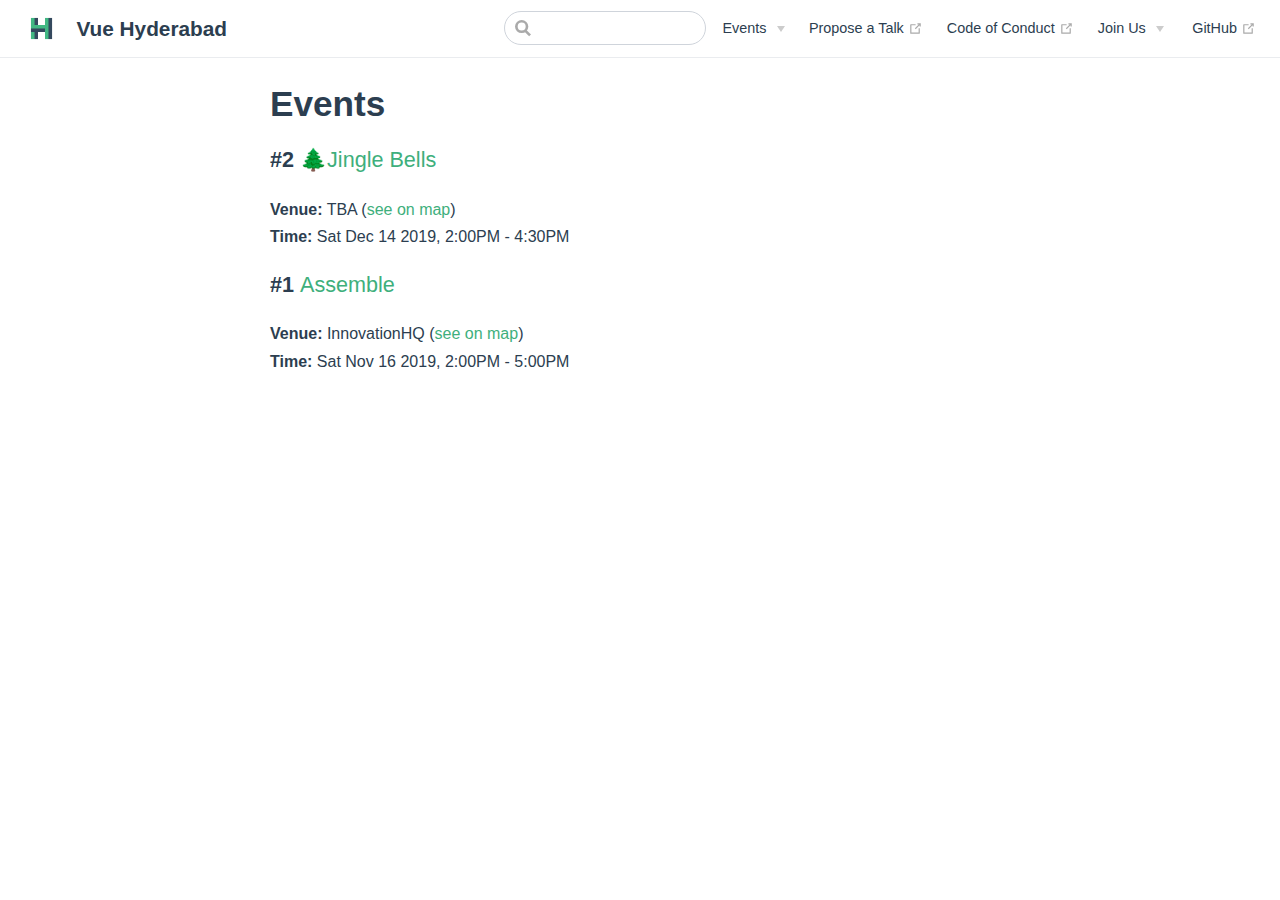
<file: events.html>
<!DOCTYPE html>
<html lang="en-US">
  <head>
    <meta charset="utf-8">
    <meta name="viewport" content="width=device-width,initial-scale=1">
    <title>Events | Vue Hyderabad</title>
    <meta name="description" content="Vue Meetup in Hyderbad, India">
    <link rel="apple-touch-icon" sizes="180x180" href="/assets/favicons/apple-touch-icon.png">
  <link rel="icon" type="image/png" sizes="32x32" href="/assets/favicons/favicon-32x32.png">
  <link rel="icon" type="image/png" sizes="16x16" href="/assets/favicons/favicon-16x16.png">
  <link rel="shortcut icon" href="/assets/favicons/favicon.ico">
  <meta name="theme-color" content="#4FC08D">
  <meta name="apple-mobile-web-app-capable" content="yes">
  <meta name="apple-mobile-web-app-status-bar-style" content="#4FC08D">
  <meta name="msapplication-TileImage" content="/icons/icon-144x144.png">
  <meta name="msapplication-TileColor" content="#4FC08D">
    
    <link rel="preload" href="/assets/css/0.styles.80adfce3.css" as="style"><link rel="preload" href="/assets/js/app.14d31a4d.js" as="script"><link rel="preload" href="/assets/js/2.5b2ef1e4.js" as="script"><link rel="preload" href="/assets/js/13.7deeedab.js" as="script"><link rel="preload" href="/assets/js/4.c7444ccd.js" as="script"><link rel="preload" href="/assets/js/3.64a84dd7.js" as="script"><link rel="prefetch" href="/assets/js/10.9c620175.js"><link rel="prefetch" href="/assets/js/11.bfa4b414.js"><link rel="prefetch" href="/assets/js/12.c5d547b4.js"><link rel="prefetch" href="/assets/js/14.e6d352b5.js"><link rel="prefetch" href="/assets/js/5.3f7d38e5.js"><link rel="prefetch" href="/assets/js/6.c51e43d5.js"><link rel="prefetch" href="/assets/js/7.bad99082.js"><link rel="prefetch" href="/assets/js/8.c3f1c5b6.js"><link rel="prefetch" href="/assets/js/9.05b3762d.js">
    <link rel="stylesheet" href="/assets/css/0.styles.80adfce3.css">
  </head>
  <body>
    <div id="app" data-server-rendered="true"><div class="theme-container no-sidebar"><header class="navbar"><div class="sidebar-button"><svg xmlns="http://www.w3.org/2000/svg" aria-hidden="true" role="img" viewBox="0 0 448 512" class="icon"><path fill="currentColor" d="M436 124H12c-6.627 0-12-5.373-12-12V80c0-6.627 5.373-12 12-12h424c6.627 0 12 5.373 12 12v32c0 6.627-5.373 12-12 12zm0 160H12c-6.627 0-12-5.373-12-12v-32c0-6.627 5.373-12 12-12h424c6.627 0 12 5.373 12 12v32c0 6.627-5.373 12-12 12zm0 160H12c-6.627 0-12-5.373-12-12v-32c0-6.627 5.373-12 12-12h424c6.627 0 12 5.373 12 12v32c0 6.627-5.373 12-12 12z"></path></svg></div> <a href="/" class="home-link router-link-active"><img src="/logo.png" alt="Vue Hyderabad" class="logo"> <span class="site-name can-hide">Vue Hyderabad</span></a> <div class="links"><div class="search-box"><input aria-label="Search" autocomplete="off" spellcheck="false" value=""> <!----></div> <nav class="nav-links can-hide"><div class="nav-item"><div class="dropdown-wrapper"><button type="button" aria-label="Events" class="dropdown-title"><span class="title">Events</span> <span class="arrow right"></span></button> <ul class="nav-dropdown" style="display:none;"><li class="dropdown-item"><h4></h4> <ul class="dropdown-subitem-wrapper"><li class="dropdown-subitem"><a href="/02-jingle-bells/" class="nav-link">#2 🌲Jingle Bells</a></li><li class="dropdown-subitem"><a href="/01-assemble/" class="nav-link">#1 Assemble</a></li><li class="dropdown-subitem"><a href="/events.html" class="nav-link router-link-exact-active router-link-active">All events</a></li></ul></li></ul></div></div><div class="nav-item"><a href="http://bit.ly/vue-hyd-cfp" target="_blank" rel="noopener noreferrer" class="nav-link external">
  Propose a Talk
  <svg xmlns="http://www.w3.org/2000/svg" aria-hidden="true" x="0px" y="0px" viewBox="0 0 100 100" width="15" height="15" class="icon outbound"><path fill="currentColor" d="M18.8,85.1h56l0,0c2.2,0,4-1.8,4-4v-32h-8v28h-48v-48h28v-8h-32l0,0c-2.2,0-4,1.8-4,4v56C14.8,83.3,16.6,85.1,18.8,85.1z"></path> <polygon fill="currentColor" points="45.7,48.7 51.3,54.3 77.2,28.5 77.2,37.2 85.2,37.2 85.2,14.9 62.8,14.9 62.8,22.9 71.5,22.9"></polygon></svg></a></div><div class="nav-item"><a href="https://github.com/vuehyd/hub/blob/master/CODE_OF_CONDUCT.md" target="_blank" rel="noopener noreferrer" class="nav-link external">
  Code of Conduct
  <svg xmlns="http://www.w3.org/2000/svg" aria-hidden="true" x="0px" y="0px" viewBox="0 0 100 100" width="15" height="15" class="icon outbound"><path fill="currentColor" d="M18.8,85.1h56l0,0c2.2,0,4-1.8,4-4v-32h-8v28h-48v-48h28v-8h-32l0,0c-2.2,0-4,1.8-4,4v56C14.8,83.3,16.6,85.1,18.8,85.1z"></path> <polygon fill="currentColor" points="45.7,48.7 51.3,54.3 77.2,28.5 77.2,37.2 85.2,37.2 85.2,14.9 62.8,14.9 62.8,22.9 71.5,22.9"></polygon></svg></a></div><div class="nav-item"><div class="dropdown-wrapper"><button type="button" aria-label="Join Us" class="dropdown-title"><span class="title">Join Us</span> <span class="arrow right"></span></button> <ul class="nav-dropdown" style="display:none;"><li class="dropdown-item"><!----> <a href="https://twitter.com/vuehyd" target="_blank" rel="noopener noreferrer" class="nav-link external">
  Twitter
  <svg xmlns="http://www.w3.org/2000/svg" aria-hidden="true" x="0px" y="0px" viewBox="0 0 100 100" width="15" height="15" class="icon outbound"><path fill="currentColor" d="M18.8,85.1h56l0,0c2.2,0,4-1.8,4-4v-32h-8v28h-48v-48h28v-8h-32l0,0c-2.2,0-4,1.8-4,4v56C14.8,83.3,16.6,85.1,18.8,85.1z"></path> <polygon fill="currentColor" points="45.7,48.7 51.3,54.3 77.2,28.5 77.2,37.2 85.2,37.2 85.2,14.9 62.8,14.9 62.8,22.9 71.5,22.9"></polygon></svg></a></li><li class="dropdown-item"><!----> <a href="https://www.meetup.com/vue-hyderabad/" target="_blank" rel="noopener noreferrer" class="nav-link external">
  Meetup
  <svg xmlns="http://www.w3.org/2000/svg" aria-hidden="true" x="0px" y="0px" viewBox="0 0 100 100" width="15" height="15" class="icon outbound"><path fill="currentColor" d="M18.8,85.1h56l0,0c2.2,0,4-1.8,4-4v-32h-8v28h-48v-48h28v-8h-32l0,0c-2.2,0-4,1.8-4,4v56C14.8,83.3,16.6,85.1,18.8,85.1z"></path> <polygon fill="currentColor" points="45.7,48.7 51.3,54.3 77.2,28.5 77.2,37.2 85.2,37.2 85.2,14.9 62.8,14.9 62.8,22.9 71.5,22.9"></polygon></svg></a></li><li class="dropdown-item"><!----> <a href="https://www.facebook.com/vuehyd" target="_blank" rel="noopener noreferrer" class="nav-link external">
  Facebook Page
  <svg xmlns="http://www.w3.org/2000/svg" aria-hidden="true" x="0px" y="0px" viewBox="0 0 100 100" width="15" height="15" class="icon outbound"><path fill="currentColor" d="M18.8,85.1h56l0,0c2.2,0,4-1.8,4-4v-32h-8v28h-48v-48h28v-8h-32l0,0c-2.2,0-4,1.8-4,4v56C14.8,83.3,16.6,85.1,18.8,85.1z"></path> <polygon fill="currentColor" points="45.7,48.7 51.3,54.3 77.2,28.5 77.2,37.2 85.2,37.2 85.2,14.9 62.8,14.9 62.8,22.9 71.5,22.9"></polygon></svg></a></li><li class="dropdown-item"><!----> <a href="https://www.facebook.com/groups/vuehyd" target="_blank" rel="noopener noreferrer" class="nav-link external">
  Facebook Group
  <svg xmlns="http://www.w3.org/2000/svg" aria-hidden="true" x="0px" y="0px" viewBox="0 0 100 100" width="15" height="15" class="icon outbound"><path fill="currentColor" d="M18.8,85.1h56l0,0c2.2,0,4-1.8,4-4v-32h-8v28h-48v-48h28v-8h-32l0,0c-2.2,0-4,1.8-4,4v56C14.8,83.3,16.6,85.1,18.8,85.1z"></path> <polygon fill="currentColor" points="45.7,48.7 51.3,54.3 77.2,28.5 77.2,37.2 85.2,37.2 85.2,14.9 62.8,14.9 62.8,22.9 71.5,22.9"></polygon></svg></a></li></ul></div></div> <a href="https://github.com/vuehyd/hub" target="_blank" rel="noopener noreferrer" class="repo-link">
    GitHub
    <svg xmlns="http://www.w3.org/2000/svg" aria-hidden="true" x="0px" y="0px" viewBox="0 0 100 100" width="15" height="15" class="icon outbound"><path fill="currentColor" d="M18.8,85.1h56l0,0c2.2,0,4-1.8,4-4v-32h-8v28h-48v-48h28v-8h-32l0,0c-2.2,0-4,1.8-4,4v56C14.8,83.3,16.6,85.1,18.8,85.1z"></path> <polygon fill="currentColor" points="45.7,48.7 51.3,54.3 77.2,28.5 77.2,37.2 85.2,37.2 85.2,14.9 62.8,14.9 62.8,22.9 71.5,22.9"></polygon></svg></a></nav></div></header> <div class="sidebar-mask"></div> <aside class="sidebar"><nav class="nav-links"><div class="nav-item"><div class="dropdown-wrapper"><button type="button" aria-label="Events" class="dropdown-title"><span class="title">Events</span> <span class="arrow right"></span></button> <ul class="nav-dropdown" style="display:none;"><li class="dropdown-item"><h4></h4> <ul class="dropdown-subitem-wrapper"><li class="dropdown-subitem"><a href="/02-jingle-bells/" class="nav-link">#2 🌲Jingle Bells</a></li><li class="dropdown-subitem"><a href="/01-assemble/" class="nav-link">#1 Assemble</a></li><li class="dropdown-subitem"><a href="/events.html" class="nav-link router-link-exact-active router-link-active">All events</a></li></ul></li></ul></div></div><div class="nav-item"><a href="http://bit.ly/vue-hyd-cfp" target="_blank" rel="noopener noreferrer" class="nav-link external">
  Propose a Talk
  <svg xmlns="http://www.w3.org/2000/svg" aria-hidden="true" x="0px" y="0px" viewBox="0 0 100 100" width="15" height="15" class="icon outbound"><path fill="currentColor" d="M18.8,85.1h56l0,0c2.2,0,4-1.8,4-4v-32h-8v28h-48v-48h28v-8h-32l0,0c-2.2,0-4,1.8-4,4v56C14.8,83.3,16.6,85.1,18.8,85.1z"></path> <polygon fill="currentColor" points="45.7,48.7 51.3,54.3 77.2,28.5 77.2,37.2 85.2,37.2 85.2,14.9 62.8,14.9 62.8,22.9 71.5,22.9"></polygon></svg></a></div><div class="nav-item"><a href="https://github.com/vuehyd/hub/blob/master/CODE_OF_CONDUCT.md" target="_blank" rel="noopener noreferrer" class="nav-link external">
  Code of Conduct
  <svg xmlns="http://www.w3.org/2000/svg" aria-hidden="true" x="0px" y="0px" viewBox="0 0 100 100" width="15" height="15" class="icon outbound"><path fill="currentColor" d="M18.8,85.1h56l0,0c2.2,0,4-1.8,4-4v-32h-8v28h-48v-48h28v-8h-32l0,0c-2.2,0-4,1.8-4,4v56C14.8,83.3,16.6,85.1,18.8,85.1z"></path> <polygon fill="currentColor" points="45.7,48.7 51.3,54.3 77.2,28.5 77.2,37.2 85.2,37.2 85.2,14.9 62.8,14.9 62.8,22.9 71.5,22.9"></polygon></svg></a></div><div class="nav-item"><div class="dropdown-wrapper"><button type="button" aria-label="Join Us" class="dropdown-title"><span class="title">Join Us</span> <span class="arrow right"></span></button> <ul class="nav-dropdown" style="display:none;"><li class="dropdown-item"><!----> <a href="https://twitter.com/vuehyd" target="_blank" rel="noopener noreferrer" class="nav-link external">
  Twitter
  <svg xmlns="http://www.w3.org/2000/svg" aria-hidden="true" x="0px" y="0px" viewBox="0 0 100 100" width="15" height="15" class="icon outbound"><path fill="currentColor" d="M18.8,85.1h56l0,0c2.2,0,4-1.8,4-4v-32h-8v28h-48v-48h28v-8h-32l0,0c-2.2,0-4,1.8-4,4v56C14.8,83.3,16.6,85.1,18.8,85.1z"></path> <polygon fill="currentColor" points="45.7,48.7 51.3,54.3 77.2,28.5 77.2,37.2 85.2,37.2 85.2,14.9 62.8,14.9 62.8,22.9 71.5,22.9"></polygon></svg></a></li><li class="dropdown-item"><!----> <a href="https://www.meetup.com/vue-hyderabad/" target="_blank" rel="noopener noreferrer" class="nav-link external">
  Meetup
  <svg xmlns="http://www.w3.org/2000/svg" aria-hidden="true" x="0px" y="0px" viewBox="0 0 100 100" width="15" height="15" class="icon outbound"><path fill="currentColor" d="M18.8,85.1h56l0,0c2.2,0,4-1.8,4-4v-32h-8v28h-48v-48h28v-8h-32l0,0c-2.2,0-4,1.8-4,4v56C14.8,83.3,16.6,85.1,18.8,85.1z"></path> <polygon fill="currentColor" points="45.7,48.7 51.3,54.3 77.2,28.5 77.2,37.2 85.2,37.2 85.2,14.9 62.8,14.9 62.8,22.9 71.5,22.9"></polygon></svg></a></li><li class="dropdown-item"><!----> <a href="https://www.facebook.com/vuehyd" target="_blank" rel="noopener noreferrer" class="nav-link external">
  Facebook Page
  <svg xmlns="http://www.w3.org/2000/svg" aria-hidden="true" x="0px" y="0px" viewBox="0 0 100 100" width="15" height="15" class="icon outbound"><path fill="currentColor" d="M18.8,85.1h56l0,0c2.2,0,4-1.8,4-4v-32h-8v28h-48v-48h28v-8h-32l0,0c-2.2,0-4,1.8-4,4v56C14.8,83.3,16.6,85.1,18.8,85.1z"></path> <polygon fill="currentColor" points="45.7,48.7 51.3,54.3 77.2,28.5 77.2,37.2 85.2,37.2 85.2,14.9 62.8,14.9 62.8,22.9 71.5,22.9"></polygon></svg></a></li><li class="dropdown-item"><!----> <a href="https://www.facebook.com/groups/vuehyd" target="_blank" rel="noopener noreferrer" class="nav-link external">
  Facebook Group
  <svg xmlns="http://www.w3.org/2000/svg" aria-hidden="true" x="0px" y="0px" viewBox="0 0 100 100" width="15" height="15" class="icon outbound"><path fill="currentColor" d="M18.8,85.1h56l0,0c2.2,0,4-1.8,4-4v-32h-8v28h-48v-48h28v-8h-32l0,0c-2.2,0-4,1.8-4,4v56C14.8,83.3,16.6,85.1,18.8,85.1z"></path> <polygon fill="currentColor" points="45.7,48.7 51.3,54.3 77.2,28.5 77.2,37.2 85.2,37.2 85.2,14.9 62.8,14.9 62.8,22.9 71.5,22.9"></polygon></svg></a></li></ul></div></div> <a href="https://github.com/vuehyd/hub" target="_blank" rel="noopener noreferrer" class="repo-link">
    GitHub
    <svg xmlns="http://www.w3.org/2000/svg" aria-hidden="true" x="0px" y="0px" viewBox="0 0 100 100" width="15" height="15" class="icon outbound"><path fill="currentColor" d="M18.8,85.1h56l0,0c2.2,0,4-1.8,4-4v-32h-8v28h-48v-48h28v-8h-32l0,0c-2.2,0-4,1.8-4,4v56C14.8,83.3,16.6,85.1,18.8,85.1z"></path> <polygon fill="currentColor" points="45.7,48.7 51.3,54.3 77.2,28.5 77.2,37.2 85.2,37.2 85.2,14.9 62.8,14.9 62.8,22.9 71.5,22.9"></polygon></svg></a></nav>  <!----> </aside> <main class="page"> <div class="theme-default-content content__default"><h1 id="events"><a href="#events" aria-hidden="true" class="header-anchor">#</a> Events</h1> <div class="events" data-v-453579da><section meetup="266340374" agenda="[object Object],[object Object],[object Object]" organizers="Praveen Puglia &lt;@praveenpuglia&gt;" class="event" data-v-453579da><h3>
    #2 <a href="/02-jingle-bells/">🌲Jingle Bells</a></h3> <div><p><strong>Venue:</strong> TBA (<a target="_blank" rel="noopener noreferrer">see on map</a>) <br> <strong>Time:</strong> Sat Dec 14 2019, 2:00PM - 4:30PM
    </p> <!----></div></section></div> <div class="events" data-v-78672b56><section meetup="265812284" agenda="[object Object],[object Object]" sponsors="[object Object],[object Object]" organizers="Praveen Puglia &lt;@praveenpuglia&gt;" class="event" data-v-78672b56><h3>
    #1 <a href="/01-assemble/">Assemble</a></h3> <div><p><strong>Venue:</strong> InnovationHQ (<a href="https://goo.gl/maps/5rWU4k78htrFPSdA9" target="_blank" rel="noopener noreferrer">see on map</a>) <br> <strong>Time:</strong> Sat Nov 16 2019, 2:00PM - 5:00PM
    </p> <!----></div></section></div></div> <footer class="page-edit"><!----> <!----></footer> <!----> </main></div><div class="global-ui"></div></div>
    <script src="/assets/js/app.14d31a4d.js" defer></script><script src="/assets/js/2.5b2ef1e4.js" defer></script><script src="/assets/js/13.7deeedab.js" defer></script><script src="/assets/js/4.c7444ccd.js" defer></script><script src="/assets/js/3.64a84dd7.js" defer></script>
  </body>
</html>
</file>
<file: assets/css/0.styles.80adfce3.css>
.VueCarousel-navigation-button[data-v-57a1aab7]{position:absolute;top:50%;-webkit-box-sizing:border-box;box-sizing:border-box;color:#000;text-decoration:none;-webkit-appearance:none;-moz-appearance:none;appearance:none;border:none;background-color:transparent;padding:0;cursor:pointer;outline:none}.VueCarousel-navigation-button[data-v-57a1aab7]:focus{outline:1px solid #add8e6}.VueCarousel-navigation-next[data-v-57a1aab7]{right:0;-webkit-transform:translateY(-50%) translateX(100%);transform:translateY(-50%) translateX(100%);font-family:system}.VueCarousel-navigation-prev[data-v-57a1aab7]{left:0;-webkit-transform:translateY(-50%) translateX(-100%);transform:translateY(-50%) translateX(-100%);font-family:system}.VueCarousel-navigation--disabled[data-v-57a1aab7]{opacity:.5;cursor:default}@font-face{font-family:system;font-style:normal;font-weight:300;src:local(".SFNSText-Light"),local(".HelveticaNeueDeskInterface-Light"),local(".LucidaGrandeUI"),local("Ubuntu Light"),local("Segoe UI Symbol"),local("Roboto-Light"),local("DroidSans"),local("Tahoma")}.VueCarousel-pagination[data-v-47042a71]{width:100%;text-align:center}.VueCarousel-pagination--top-overlay[data-v-47042a71]{position:absolute;top:0}.VueCarousel-pagination--bottom-overlay[data-v-47042a71]{position:absolute;bottom:0}.VueCarousel-dot-container[data-v-47042a71]{display:inline-block;margin:0 auto;padding:0}.VueCarousel-dot[data-v-47042a71]{display:inline-block;cursor:pointer;-webkit-appearance:none;-moz-appearance:none;appearance:none;border:none;background-clip:content-box;-webkit-box-sizing:content-box;box-sizing:content-box;padding:0;border-radius:100%;outline:none}.VueCarousel-dot[data-v-47042a71]:focus{outline:1px solid #add8e6}.VueCarousel-slide{-ms-flex-preferred-size:inherit;flex-basis:inherit;-webkit-box-flex:0;-ms-flex-positive:0;flex-grow:0;-ms-flex-negative:0;flex-shrink:0;-webkit-user-select:none;-moz-user-select:none;-ms-user-select:none;user-select:none;-webkit-backface-visibility:hidden;backface-visibility:hidden;-webkit-touch-callout:none;-webkit-tap-highlight-color:rgba(0,0,0,0);outline:none}.VueCarousel-slide-adjustableHeight{display:table;-ms-flex-preferred-size:auto;flex-basis:auto;width:100%}.VueCarousel{display:-webkit-box;display:-ms-flexbox;display:flex;-webkit-box-orient:vertical;-webkit-box-direction:normal;-ms-flex-direction:column;flex-direction:column;position:relative}.VueCarousel--reverse{-webkit-box-orient:vertical;-webkit-box-direction:reverse;-ms-flex-direction:column-reverse;flex-direction:column-reverse}.VueCarousel-wrapper{width:100%;position:relative;overflow:hidden}.VueCarousel-inner{display:-webkit-box;display:-ms-flexbox;display:flex;-webkit-box-orient:horizontal;-webkit-box-direction:normal;-ms-flex-direction:row;flex-direction:row;-webkit-backface-visibility:hidden;backface-visibility:hidden}.VueCarousel-inner--center{-webkit-box-pack:center;-ms-flex-pack:center;justify-content:center}.slide[data-v-718c3a9c]{display:flex;flex-direction:column;justify-content:center}.img[data-v-718c3a9c]{-o-object-fit:contain;object-fit:contain}.title[data-v-9b0ec194]{font-size:3rem;margin-bottom:0}.subtitle[data-v-9b0ec194]{border-bottom:none;margin-top:1rem}.title-hashtag[data-v-9b0ec194]{opacity:.75;display:inline-block;margin-right:1rem}.event-items[data-v-9b0ec194]{padding-left:0}.event-item[data-v-9b0ec194]{margin-bottom:2rem;list-style:none}.event-item[data-v-9b0ec194]::last-child{margin-bottom:0}.talk[data-v-605f2b62]{position:relative}.title[data-v-605f2b62]:before{content:"Q & A";font-size:.5rem;position:absolute;top:-.6em;opacity:.75}.talk[data-v-9fb78e56]{position:relative}.description[data-v-9fb78e56]{margin-bottom:1rem}.recording[data-v-9fb78e56]{width:100%;padding-top:56.29%;position:relative}iframe[data-v-9fb78e56]{position:absolute;top:0;left:0;right:0;bottom:0}.wrapper.wrapper--event-speaker[data-v-97c1389e]{display:grid;align-items:unset;grid-template-columns:64px 1fr;grid-gap:1rem}.avatar.avatar--speaker[data-v-97c1389e]{height:64px;width:64px}.speaker-bio[data-v-97c1389e]{margin:.5rem 0}.talk[data-v-69aef930]{position:relative;border:1px solid rgba(0,0,0,.05);border-radius:1rem;padding:1rem;box-shadow:0 4px 10px -4px rgba(0,0,0,.5)}.recording[data-v-69aef930]{width:100%;padding-top:56.29%;position:relative}.description[data-v-69aef930]{margin-bottom:1rem}iframe[data-v-69aef930]{position:absolute;top:0;left:0;right:0;bottom:0}.talk[data-v-1782d6db]{position:relative}.title[data-v-1782d6db]:before{content:"Show & Tell:";font-size:.5rem;position:absolute;top:-.6em;opacity:.75}.talk[data-v-04295a74]{position:relative}.title[data-v-04295a74]:before{content:"Workshop:";font-size:.5rem;position:absolute;top:-.6em;opacity:.75}.wrapper[data-v-180bb839]{display:flex;align-items:center}.icon>[data-v-180bb839]{height:1.5rem;width:1.5rem;border-radius:100%;display:inline-block;margin-right:.5rem}#nprogress{pointer-events:none}#nprogress .bar{background:#3eaf7c;position:fixed;z-index:1031;top:0;left:0;width:100%;height:2px}#nprogress .peg{display:block;position:absolute;right:0;width:100px;height:100%;box-shadow:0 0 10px #3eaf7c,0 0 5px #3eaf7c;opacity:1;-webkit-transform:rotate(3deg) translateY(-4px);transform:rotate(3deg) translateY(-4px)}#nprogress .spinner{display:block;position:fixed;z-index:1031;top:15px;right:15px}#nprogress .spinner-icon{width:18px;height:18px;box-sizing:border-box;border-color:#3eaf7c transparent transparent #3eaf7c;border-style:solid;border-width:2px;border-radius:50%;-webkit-animation:nprogress-spinner .4s linear infinite;animation:nprogress-spinner .4s linear infinite}.nprogress-custom-parent{overflow:hidden;position:relative}.nprogress-custom-parent #nprogress .bar,.nprogress-custom-parent #nprogress .spinner{position:absolute}@-webkit-keyframes nprogress-spinner{0%{-webkit-transform:rotate(0deg);transform:rotate(0deg)}to{-webkit-transform:rotate(1turn);transform:rotate(1turn)}}@keyframes nprogress-spinner{0%{-webkit-transform:rotate(0deg);transform:rotate(0deg)}to{-webkit-transform:rotate(1turn);transform:rotate(1turn)}}.icon.outbound{color:#aaa;display:inline-block;vertical-align:middle;position:relative;top:-1px}.home{padding:3.6rem 2rem 0;max-width:960px;margin:0 auto;display:block}.home .hero{text-align:center}.home .hero img{max-width:100%;max-height:280px;display:block;margin:3rem auto 1.5rem}.home .hero h1{font-size:3rem}.home .hero .action,.home .hero .description,.home .hero h1{margin:1.8rem auto}.home .hero .description{max-width:35rem;font-size:1.6rem;line-height:1.3;color:#6a8bad}.home .hero .action-button{display:inline-block;font-size:1.2rem;color:#fff;background-color:#3eaf7c;padding:.8rem 1.6rem;border-radius:4px;transition:background-color .1s ease;box-sizing:border-box;border-bottom:1px solid #389d70}.home .hero .action-button:hover{background-color:#4abf8a}.home .features{border-top:1px solid #eaecef;padding:1.2rem 0;margin-top:2.5rem;display:flex;flex-wrap:wrap;align-items:flex-start;align-content:stretch;justify-content:space-between}.home .feature{flex-grow:1;flex-basis:30%;max-width:30%}.home .feature h2{font-size:1.4rem;font-weight:500;border-bottom:none;padding-bottom:0;color:#3a5169}.home .feature p{color:#4e6e8e}.home .footer{padding:2.5rem;border-top:1px solid #eaecef;text-align:center;color:#4e6e8e}@media (max-width:719px){.home .features{flex-direction:column}.home .feature{max-width:100%;padding:0 2.5rem}}@media (max-width:419px){.home{padding-left:1.5rem;padding-right:1.5rem}.home .hero img{max-height:210px;margin:2rem auto 1.2rem}.home .hero h1{font-size:2rem}.home .hero .action,.home .hero .description,.home .hero h1{margin:1.2rem auto}.home .hero .description{font-size:1.2rem}.home .hero .action-button{font-size:1rem;padding:.6rem 1.2rem}.home .feature h2{font-size:1.25rem}}.search-box{display:inline-block;position:relative;margin-right:1rem}.search-box input{cursor:text;width:10rem;height:2rem;color:#4e6e8e;display:inline-block;border:1px solid #cfd4db;border-radius:2rem;font-size:.9rem;line-height:2rem;padding:0 .5rem 0 2rem;outline:none;transition:all .2s ease;background:#fff url(/assets/img/search.83621669.svg) .6rem .5rem no-repeat;background-size:1rem}.search-box input:focus{cursor:auto;border-color:#3eaf7c}.search-box .suggestions{background:#fff;width:20rem;position:absolute;top:1.5rem;border:1px solid #cfd4db;border-radius:6px;padding:.4rem;list-style-type:none}.search-box .suggestions.align-right{right:0}.search-box .suggestion{line-height:1.4;padding:.4rem .6rem;border-radius:4px;cursor:pointer}.search-box .suggestion a{white-space:normal;color:#5d82a6}.search-box .suggestion a .page-title{font-weight:600}.search-box .suggestion a .header{font-size:.9em;margin-left:.25em}.search-box .suggestion.focused{background-color:#f3f4f5}.search-box .suggestion.focused a{color:#3eaf7c}@media (max-width:959px){.search-box input{cursor:pointer;width:0;border-color:transparent;position:relative}.search-box input:focus{cursor:text;left:0;width:10rem}}@media (-ms-high-contrast:none){.search-box input{height:2rem}}@media (max-width:959px) and (min-width:719px){.search-box .suggestions{left:0}}@media (max-width:719px){.search-box{margin-right:0}.search-box input{left:1rem}.search-box .suggestions{right:0}}@media (max-width:419px){.search-box .suggestions{width:calc(100vw - 4rem)}.search-box input:focus{width:8rem}}.sidebar-button{cursor:pointer;display:none;width:1.25rem;height:1.25rem;position:absolute;padding:.6rem;top:.6rem;left:1rem}.sidebar-button .icon{display:block;width:1.25rem;height:1.25rem}@media (max-width:719px){.sidebar-button{display:block}}.dropdown-enter,.dropdown-leave-to{height:0!important}.dropdown-wrapper{cursor:pointer}.dropdown-wrapper .dropdown-title{display:block;font-size:.9rem;font-family:inherit;cursor:inherit;padding:inherit;line-height:1.4rem;background:transparent;border:none;font-weight:500;color:#2c3e50}.dropdown-wrapper .dropdown-title:hover{border-color:transparent}.dropdown-wrapper .dropdown-title .arrow{vertical-align:middle;margin-top:-1px;margin-left:.4rem}.dropdown-wrapper .nav-dropdown .dropdown-item{color:inherit;line-height:1.7rem}.dropdown-wrapper .nav-dropdown .dropdown-item h4{margin:.45rem 0 0;border-top:1px solid #eee;padding:.45rem 1.5rem 0 1.25rem}.dropdown-wrapper .nav-dropdown .dropdown-item .dropdown-subitem-wrapper{padding:0;list-style:none}.dropdown-wrapper .nav-dropdown .dropdown-item .dropdown-subitem-wrapper .dropdown-subitem{font-size:.9em}.dropdown-wrapper .nav-dropdown .dropdown-item a{display:block;line-height:1.7rem;position:relative;border-bottom:none;font-weight:400;margin-bottom:0;padding:0 1.5rem 0 1.25rem}.dropdown-wrapper .nav-dropdown .dropdown-item a.router-link-active,.dropdown-wrapper .nav-dropdown .dropdown-item a:hover{color:#3eaf7c}.dropdown-wrapper .nav-dropdown .dropdown-item a.router-link-active:after{content:"";width:0;height:0;border-left:5px solid #3eaf7c;border-top:3px solid transparent;border-bottom:3px solid transparent;position:absolute;top:calc(50% - 2px);left:9px}.dropdown-wrapper .nav-dropdown .dropdown-item:first-child h4{margin-top:0;padding-top:0;border-top:0}@media (max-width:719px){.dropdown-wrapper.open .dropdown-title{margin-bottom:.5rem}.dropdown-wrapper .dropdown-title{font-weight:600;font-size:inherit}.dropdown-wrapper .dropdown-title:hover{color:#3eaf7c}.dropdown-wrapper .nav-dropdown{transition:height .1s ease-out;overflow:hidden}.dropdown-wrapper .nav-dropdown .dropdown-item h4{border-top:0;margin-top:0;padding-top:0}.dropdown-wrapper .nav-dropdown .dropdown-item>a,.dropdown-wrapper .nav-dropdown .dropdown-item h4{font-size:15px;line-height:2rem}.dropdown-wrapper .nav-dropdown .dropdown-item .dropdown-subitem{font-size:14px;padding-left:1rem}}@media (min-width:719px){.dropdown-wrapper{height:1.8rem}.dropdown-wrapper.open .nav-dropdown,.dropdown-wrapper:hover .nav-dropdown{display:block!important}.dropdown-wrapper.open:blur{display:none}.dropdown-wrapper .dropdown-title .arrow{border-left:4px solid transparent;border-right:4px solid transparent;border-top:6px solid #ccc;border-bottom:0}.dropdown-wrapper .nav-dropdown{display:none;height:auto!important;box-sizing:border-box;max-height:calc(100vh - 2.7rem);overflow-y:auto;position:absolute;top:100%;right:0;background-color:#fff;padding:.6rem 0;border:1px solid;border-color:#ddd #ddd #ccc;text-align:left;border-radius:.25rem;white-space:nowrap;margin:0}}.nav-links{display:inline-block}.nav-links a{line-height:1.4rem;color:inherit}.nav-links a.router-link-active,.nav-links a:hover{color:#3eaf7c}.nav-links .nav-item{position:relative;display:inline-block;margin-left:1.5rem;line-height:2rem}.nav-links .nav-item:first-child{margin-left:0}.nav-links .repo-link{margin-left:1.5rem}@media (max-width:719px){.nav-links .nav-item,.nav-links .repo-link{margin-left:0}}@media (min-width:719px){.nav-links a.router-link-active,.nav-links a:hover{color:#2c3e50}.nav-item>a:not(.external).router-link-active,.nav-item>a:not(.external):hover{margin-bottom:-2px;border-bottom:2px solid #46bd87}}.navbar{padding:.7rem 1.5rem;line-height:2.2rem}.navbar a,.navbar img,.navbar span{display:inline-block}.navbar .logo{height:2.2rem;min-width:2.2rem;margin-right:.8rem;vertical-align:top}.navbar .site-name{font-size:1.3rem;font-weight:600;color:#2c3e50;position:relative}.navbar .links{padding-left:1.5rem;box-sizing:border-box;background-color:#fff;white-space:nowrap;font-size:.9rem;position:absolute;right:1.5rem;top:.7rem;display:flex}.navbar .links .search-box{flex:0 0 auto;vertical-align:top}@media (max-width:719px){.navbar{padding-left:4rem}.navbar .can-hide{display:none}.navbar .links{padding-left:1.5rem}.navbar .site-name{width:calc(100vw - 9.4rem);overflow:hidden;white-space:nowrap;text-overflow:ellipsis}}.page-edit{max-width:740px;margin:0 auto;padding:2rem 2.5rem}@media (max-width:959px){.page-edit{padding:2rem}}@media (max-width:419px){.page-edit{padding:1.5rem}}.page-edit{padding-top:1rem;padding-bottom:1rem;overflow:auto}.page-edit .edit-link{display:inline-block}.page-edit .edit-link a{color:#4e6e8e;margin-right:.25rem}.page-edit .last-updated{float:right;font-size:.9em}.page-edit .last-updated .prefix{font-weight:500;color:#4e6e8e}.page-edit .last-updated .time{font-weight:400;color:#aaa}@media (max-width:719px){.page-edit .edit-link{margin-bottom:.5rem}.page-edit .last-updated{font-size:.8em;float:none;text-align:left}}.page-nav{max-width:740px;margin:0 auto;padding:2rem 2.5rem}@media (max-width:959px){.page-nav{padding:2rem}}@media (max-width:419px){.page-nav{padding:1.5rem}}.page-nav{padding-top:1rem;padding-bottom:0}.page-nav .inner{min-height:2rem;margin-top:0;border-top:1px solid #eaecef;padding-top:1rem;overflow:auto}.page-nav .next{float:right}.page{padding-bottom:2rem;display:block}.sidebar-group .sidebar-group{padding-left:.5em}.sidebar-group:not(.collapsable) .sidebar-heading:not(.clickable){cursor:auto;color:inherit}.sidebar-group.is-sub-group{padding-left:0}.sidebar-group.is-sub-group>.sidebar-heading{font-size:.95em;line-height:1.4;font-weight:400;padding-left:2rem}.sidebar-group.is-sub-group>.sidebar-heading:not(.clickable){opacity:.5}.sidebar-group.is-sub-group>.sidebar-group-items{padding-left:1rem}.sidebar-group.is-sub-group>.sidebar-group-items>li>.sidebar-link{font-size:.95em;border-left:none}.sidebar-group.depth-2>.sidebar-heading{border-left:none}.sidebar-heading{color:#2c3e50;transition:color .15s ease;cursor:pointer;font-size:1.1em;font-weight:700;padding:.35rem 1.5rem .35rem 1.25rem;width:100%;box-sizing:border-box;margin:0;border-left:.25rem solid transparent}.sidebar-heading.open,.sidebar-heading:hover{color:inherit}.sidebar-heading .arrow{position:relative;top:-.12em;left:.5em}.sidebar-heading.clickable.active{font-weight:600;color:#3eaf7c;border-left-color:#3eaf7c}.sidebar-heading.clickable:hover{color:#3eaf7c}.sidebar-group-items{transition:height .1s ease-out;font-size:.95em;overflow:hidden}.sidebar .sidebar-sub-headers{padding-left:1rem;font-size:.95em}a.sidebar-link{font-size:1em;font-weight:400;display:inline-block;color:#2c3e50;border-left:.25rem solid transparent;padding:.35rem 1rem .35rem 1.25rem;line-height:1.4;width:100%;box-sizing:border-box}a.sidebar-link:hover{color:#3eaf7c}a.sidebar-link.active{font-weight:600;color:#3eaf7c;border-left-color:#3eaf7c}.sidebar-group a.sidebar-link{padding-left:2rem}.sidebar-sub-headers a.sidebar-link{padding-top:.25rem;padding-bottom:.25rem;border-left:none}.sidebar-sub-headers a.sidebar-link.active{font-weight:500}.sidebar ul{padding:0;margin:0;list-style-type:none}.sidebar a{display:inline-block}.sidebar .nav-links{display:none;border-bottom:1px solid #eaecef;padding:.5rem 0 .75rem}.sidebar .nav-links a{font-weight:600}.sidebar .nav-links .nav-item,.sidebar .nav-links .repo-link{display:block;line-height:1.25rem;font-size:1.1em;padding:.5rem 0 .5rem 1.5rem}.sidebar>.sidebar-links{padding:1.5rem 0}.sidebar>.sidebar-links>li>a.sidebar-link{font-size:1.1em;line-height:1.7;font-weight:700}.sidebar>.sidebar-links>li:not(:first-child){margin-top:.75rem}@media (max-width:719px){.sidebar .nav-links{display:block}.sidebar .nav-links .dropdown-wrapper .nav-dropdown .dropdown-item a.router-link-active:after{top:calc(1rem - 2px)}.sidebar>.sidebar-links{padding:1rem 0}}code[class*=language-],pre[class*=language-]{color:#ccc;background:none;font-family:Consolas,Monaco,Andale Mono,Ubuntu Mono,monospace;font-size:1em;text-align:left;white-space:pre;word-spacing:normal;word-break:normal;word-wrap:normal;line-height:1.5;-moz-tab-size:4;-o-tab-size:4;tab-size:4;-webkit-hyphens:none;-ms-hyphens:none;hyphens:none}pre[class*=language-]{padding:1em;margin:.5em 0;overflow:auto}:not(pre)>code[class*=language-],pre[class*=language-]{background:#2d2d2d}:not(pre)>code[class*=language-]{padding:.1em;border-radius:.3em;white-space:normal}.token.block-comment,.token.cdata,.token.comment,.token.doctype,.token.prolog{color:#999}.token.punctuation{color:#ccc}.token.attr-name,.token.deleted,.token.namespace,.token.tag{color:#e2777a}.token.function-name{color:#6196cc}.token.boolean,.token.function,.token.number{color:#f08d49}.token.class-name,.token.constant,.token.property,.token.symbol{color:#f8c555}.token.atrule,.token.builtin,.token.important,.token.keyword,.token.selector{color:#cc99cd}.token.attr-value,.token.char,.token.regex,.token.string,.token.variable{color:#7ec699}.token.entity,.token.operator,.token.url{color:#67cdcc}.token.bold,.token.important{font-weight:700}.token.italic{font-style:italic}.token.entity{cursor:help}.token.inserted{color:green}.theme-default-content code{color:#476582;padding:.25rem .5rem;margin:0;font-size:.85em;background-color:rgba(27,31,35,.05);border-radius:3px}.theme-default-content code .token.deleted{color:#ec5975}.theme-default-content code .token.inserted{color:#3eaf7c}.theme-default-content pre,.theme-default-content pre[class*=language-]{line-height:1.4;padding:1.25rem 1.5rem;margin:.85rem 0;background-color:#282c34;border-radius:6px;overflow:auto}.theme-default-content pre[class*=language-] code,.theme-default-content pre code{color:#fff;padding:0;background-color:transparent;border-radius:0}div[class*=language-]{position:relative;background-color:#282c34;border-radius:6px}div[class*=language-] .highlight-lines{-webkit-user-select:none;-moz-user-select:none;-ms-user-select:none;user-select:none;padding-top:1.3rem;position:absolute;top:0;left:0;width:100%;line-height:1.4}div[class*=language-] .highlight-lines .highlighted{background-color:rgba(0,0,0,.66)}div[class*=language-] pre,div[class*=language-] pre[class*=language-]{background:transparent;position:relative;z-index:1}div[class*=language-]:before{position:absolute;z-index:3;top:.8em;right:1em;font-size:.75rem;color:hsla(0,0%,100%,.4)}div[class*=language-]:not(.line-numbers-mode) .line-numbers-wrapper{display:none}div[class*=language-].line-numbers-mode .highlight-lines .highlighted{position:relative}div[class*=language-].line-numbers-mode .highlight-lines .highlighted:before{content:" ";position:absolute;z-index:3;left:0;top:0;display:block;width:3.5rem;height:100%;background-color:rgba(0,0,0,.66)}div[class*=language-].line-numbers-mode pre{padding-left:4.5rem;vertical-align:middle}div[class*=language-].line-numbers-mode .line-numbers-wrapper{position:absolute;top:0;width:3.5rem;text-align:center;color:hsla(0,0%,100%,.3);padding:1.25rem 0;line-height:1.4}div[class*=language-].line-numbers-mode .line-numbers-wrapper .line-number,div[class*=language-].line-numbers-mode .line-numbers-wrapper br{-webkit-user-select:none;-moz-user-select:none;-ms-user-select:none;user-select:none}div[class*=language-].line-numbers-mode .line-numbers-wrapper .line-number{position:relative;z-index:4;font-size:.85em}div[class*=language-].line-numbers-mode:after{content:"";position:absolute;z-index:2;top:0;left:0;width:3.5rem;height:100%;border-radius:6px 0 0 6px;border-right:1px solid rgba(0,0,0,.66);background-color:#282c34}div[class~=language-js]:before{content:"js"}div[class~=language-ts]:before{content:"ts"}div[class~=language-html]:before{content:"html"}div[class~=language-md]:before{content:"md"}div[class~=language-vue]:before{content:"vue"}div[class~=language-css]:before{content:"css"}div[class~=language-sass]:before{content:"sass"}div[class~=language-scss]:before{content:"scss"}div[class~=language-less]:before{content:"less"}div[class~=language-stylus]:before{content:"stylus"}div[class~=language-go]:before{content:"go"}div[class~=language-java]:before{content:"java"}div[class~=language-c]:before{content:"c"}div[class~=language-sh]:before{content:"sh"}div[class~=language-yaml]:before{content:"yaml"}div[class~=language-py]:before{content:"py"}div[class~=language-docker]:before{content:"docker"}div[class~=language-dockerfile]:before{content:"dockerfile"}div[class~=language-makefile]:before{content:"makefile"}div[class~=language-javascript]:before{content:"js"}div[class~=language-typescript]:before{content:"ts"}div[class~=language-markup]:before{content:"html"}div[class~=language-markdown]:before{content:"md"}div[class~=language-json]:before{content:"json"}div[class~=language-ruby]:before{content:"rb"}div[class~=language-python]:before{content:"py"}div[class~=language-bash]:before{content:"sh"}div[class~=language-php]:before{content:"php"}.custom-block .custom-block-title{font-weight:600;margin-bottom:-.4rem}.custom-block.danger,.custom-block.tip,.custom-block.warning{padding:.1rem 1.5rem;border-left-width:.5rem;border-left-style:solid;margin:1rem 0}.custom-block.tip{background-color:#f3f5f7;border-color:#42b983}.custom-block.warning{background-color:rgba(255,229,100,.3);border-color:#e7c000;color:#6b5900}.custom-block.warning .custom-block-title{color:#b29400}.custom-block.warning a{color:#2c3e50}.custom-block.danger{background-color:#ffe6e6;border-color:#c00;color:#4d0000}.custom-block.danger .custom-block-title{color:#900}.custom-block.danger a{color:#2c3e50}.arrow{display:inline-block;width:0;height:0}.arrow.up{border-bottom:6px solid #ccc}.arrow.down,.arrow.up{border-left:4px solid transparent;border-right:4px solid transparent}.arrow.down{border-top:6px solid #ccc}.arrow.right{border-left:6px solid #ccc}.arrow.left,.arrow.right{border-top:4px solid transparent;border-bottom:4px solid transparent}.arrow.left{border-right:6px solid #ccc}.theme-default-content:not(.custom){max-width:740px;margin:0 auto;padding:2rem 2.5rem}@media (max-width:959px){.theme-default-content:not(.custom){padding:2rem}}@media (max-width:419px){.theme-default-content:not(.custom){padding:1.5rem}}.table-of-contents .badge{vertical-align:middle}body,html{padding:0;margin:0;background-color:#fff}body{font-family:-apple-system,BlinkMacSystemFont,Segoe UI,Roboto,Oxygen,Ubuntu,Cantarell,Fira Sans,Droid Sans,Helvetica Neue,sans-serif;-webkit-font-smoothing:antialiased;-moz-osx-font-smoothing:grayscale;font-size:16px;color:#2c3e50}.page{padding-left:20rem}.navbar{z-index:20;right:0;height:3.6rem;background-color:#fff;box-sizing:border-box;border-bottom:1px solid #eaecef}.navbar,.sidebar-mask{position:fixed;top:0;left:0}.sidebar-mask{z-index:9;width:100vw;height:100vh;display:none}.sidebar{font-size:16px;background-color:#fff;width:20rem;position:fixed;z-index:10;margin:0;top:3.6rem;left:0;bottom:0;box-sizing:border-box;border-right:1px solid #eaecef;overflow-y:auto}.theme-default-content:not(.custom)>:first-child{margin-top:3.6rem}.theme-default-content:not(.custom) a:hover{text-decoration:underline}.theme-default-content:not(.custom) p.demo{padding:1rem 1.5rem;border:1px solid #ddd;border-radius:4px}.theme-default-content:not(.custom) img{max-width:100%}.theme-default-content.custom{padding:0;margin:0}.theme-default-content.custom img{max-width:100%}a{font-weight:500;text-decoration:none}a,p a code{color:#3eaf7c}p a code{font-weight:400}kbd{background:#eee;border:.15rem solid #ddd;border-bottom:.25rem solid #ddd;border-radius:.15rem;padding:0 .15em}blockquote{font-size:1rem;color:#999;border-left:.2rem solid #dfe2e5;margin:1rem 0;padding:.25rem 0 .25rem 1rem}blockquote>p{margin:0}ol,ul{padding-left:1.2em}strong{font-weight:600}h1,h2,h3,h4,h5,h6{font-weight:600;line-height:1.25}.theme-default-content:not(.custom)>h1,.theme-default-content:not(.custom)>h2,.theme-default-content:not(.custom)>h3,.theme-default-content:not(.custom)>h4,.theme-default-content:not(.custom)>h5,.theme-default-content:not(.custom)>h6{margin-top:-3.1rem;padding-top:4.6rem;margin-bottom:0}.theme-default-content:not(.custom)>h1:first-child,.theme-default-content:not(.custom)>h2:first-child,.theme-default-content:not(.custom)>h3:first-child,.theme-default-content:not(.custom)>h4:first-child,.theme-default-content:not(.custom)>h5:first-child,.theme-default-content:not(.custom)>h6:first-child{margin-top:-1.5rem;margin-bottom:1rem}.theme-default-content:not(.custom)>h1:first-child+.custom-block,.theme-default-content:not(.custom)>h1:first-child+p,.theme-default-content:not(.custom)>h1:first-child+pre,.theme-default-content:not(.custom)>h2:first-child+.custom-block,.theme-default-content:not(.custom)>h2:first-child+p,.theme-default-content:not(.custom)>h2:first-child+pre,.theme-default-content:not(.custom)>h3:first-child+.custom-block,.theme-default-content:not(.custom)>h3:first-child+p,.theme-default-content:not(.custom)>h3:first-child+pre,.theme-default-content:not(.custom)>h4:first-child+.custom-block,.theme-default-content:not(.custom)>h4:first-child+p,.theme-default-content:not(.custom)>h4:first-child+pre,.theme-default-content:not(.custom)>h5:first-child+.custom-block,.theme-default-content:not(.custom)>h5:first-child+p,.theme-default-content:not(.custom)>h5:first-child+pre,.theme-default-content:not(.custom)>h6:first-child+.custom-block,.theme-default-content:not(.custom)>h6:first-child+p,.theme-default-content:not(.custom)>h6:first-child+pre{margin-top:2rem}h1:hover .header-anchor,h2:hover .header-anchor,h3:hover .header-anchor,h4:hover .header-anchor,h5:hover .header-anchor,h6:hover .header-anchor{opacity:1}h1{font-size:2.2rem}h2{font-size:1.65rem;padding-bottom:.3rem;border-bottom:1px solid #eaecef}h3{font-size:1.35rem}a.header-anchor{font-size:.85em;float:left;margin-left:-.87em;padding-right:.23em;margin-top:.125em;opacity:0}a.header-anchor:hover{text-decoration:none}.line-number,code,kbd{font-family:source-code-pro,Menlo,Monaco,Consolas,Courier New,monospace}ol,p,ul{line-height:1.7}hr{border:0;border-top:1px solid #eaecef}table{border-collapse:collapse;margin:1rem 0;display:block;overflow-x:auto}tr{border-top:1px solid #dfe2e5}tr:nth-child(2n){background-color:#f6f8fa}td,th{border:1px solid #dfe2e5;padding:.6em 1em}.theme-container.sidebar-open .sidebar-mask{display:block}.theme-container.no-navbar .theme-default-content:not(.custom)>h1,.theme-container.no-navbar h2,.theme-container.no-navbar h3,.theme-container.no-navbar h4,.theme-container.no-navbar h5,.theme-container.no-navbar h6{margin-top:1.5rem;padding-top:0}.theme-container.no-navbar .sidebar{top:0}@media (min-width:720px){.theme-container.no-sidebar .sidebar{display:none}.theme-container.no-sidebar .page{padding-left:0}}@media (max-width:959px){.sidebar{font-size:15px;width:16.4rem}.page{padding-left:16.4rem}}@media (max-width:719px){.sidebar{top:0;padding-top:3.6rem;transform:translateX(-100%);transition:transform .2s ease}.page{padding-left:0}.theme-container.sidebar-open .sidebar{transform:translateX(0)}.theme-container.no-navbar .sidebar{padding-top:0}}@media (max-width:419px){h1{font-size:1.9rem}.theme-default-content div[class*=language-]{margin:.85rem -1.5rem;border-radius:0}}.talk[data-v-1205189b]{position:relative}.recording[data-v-1205189b]{width:100%;padding-top:56.29%;position:relative}iframe[data-v-1205189b]{position:absolute;top:0;left:0;right:0;bottom:0}.events[data-v-78672b56]{margin:1rem 0}.event[data-v-78672b56]{margin-bottom:1rem}.events[data-v-453579da]{margin:1rem 0}.event[data-v-453579da]{margin-bottom:1rem}.badge[data-v-c13ee5b0]{display:inline-block;font-size:14px;height:18px;line-height:18px;border-radius:3px;padding:0 6px;color:#fff}.badge.green[data-v-c13ee5b0],.badge.tip[data-v-c13ee5b0],.badge[data-v-c13ee5b0]{background-color:#42b983}.badge.error[data-v-c13ee5b0]{background-color:#da5961}.badge.warn[data-v-c13ee5b0],.badge.warning[data-v-c13ee5b0],.badge.yellow[data-v-c13ee5b0]{background-color:#e7c000}.badge+.badge[data-v-c13ee5b0]{margin-left:5px}
</file>
